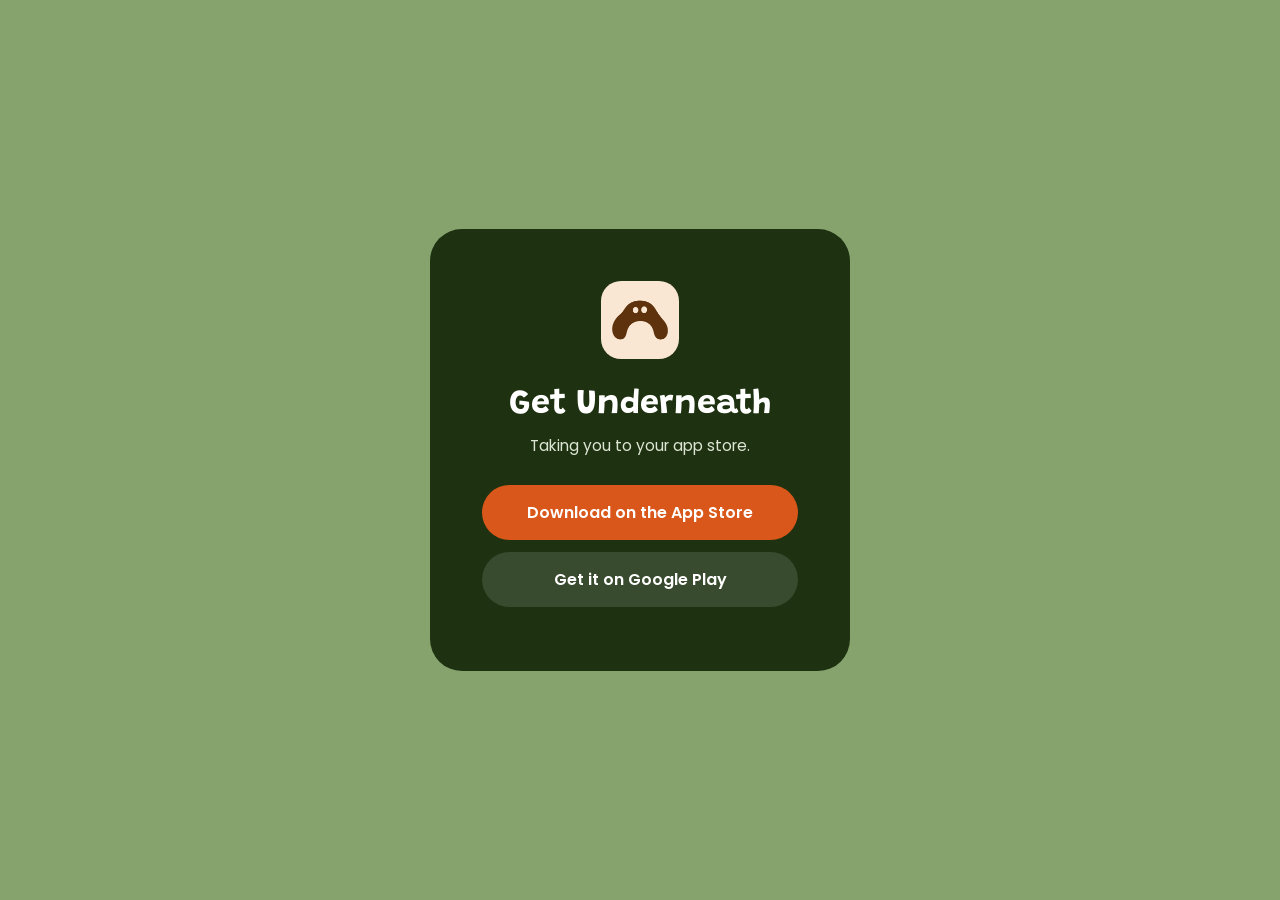
<file: get.html>
<!DOCTYPE html>
<html lang="en">
<head>
<meta charset="UTF-8" />
<meta name="viewport" content="width=device-width, initial-scale=1, viewport-fit=cover" />
<title>Get Underneath</title>
<meta name="description" content="Download Underneath for iPhone or Android." />
<meta name="theme-color" content="#86A36E" />
<meta name="robots" content="noindex" />
<link rel="icon" href="icon.png" />
<link rel="apple-touch-icon" href="icon.png" />
<link href="https://fonts.googleapis.com/css2?family=Grandstander:wght@600;700&family=Poppins:wght@400;500;600&display=swap" rel="stylesheet" />
<style>
  :root {
    --sp-canvas: #86A36E;
    --sp-panel: #1E3211;
    --sp-ink: #FFFFFF;
    --sp-ink-soft: #DCE5D4;
    --sp-action: #D9571A;
    --font-display: "Gliker", "Grandstander", "Comfortaa", cursive;
    --font-body: "Poppins", "Commissioner", "Noto Sans", system-ui, sans-serif;
  }
  * { box-sizing: border-box; margin: 0; padding: 0; }
  body {
    font-family: var(--font-body);
    background: var(--sp-canvas);
    color: var(--sp-ink-soft);
    min-height: 100svh;
    display: flex;
    align-items: center;
    justify-content: center;
    padding: 24px;
    -webkit-font-smoothing: antialiased;
  }
  .panel {
    background: var(--sp-panel);
    border-radius: 32px;
    padding: clamp(30px, 7vw, 52px);
    text-align: center;
    width: 100%;
    max-width: 420px;
  }
  .panel img { width: 78px; height: 78px; border-radius: 20px; margin-bottom: 20px; }
  h1 {
    font-family: var(--font-display);
    font-weight: 700;
    font-size: clamp(26px, 6vw, 34px);
    line-height: 1.12;
    color: var(--sp-ink);
    margin-bottom: 10px;
  }
  p { font-size: 15.5px; line-height: 1.6; margin-bottom: 26px; }
  .btn {
    display: block;
    background: var(--sp-action);
    color: var(--sp-ink);
    text-decoration: none;
    font-weight: 600;
    font-size: 16px;
    padding: 15px 20px;
    border-radius: 999px;
    margin-bottom: 12px;
  }
  .btn.alt { background: rgba(255,255,255,0.12); }
</style>
</head>
<body>
  <div class="panel">
    <img src="icon.png" alt="" />
    <h1>Get Underneath</h1>
    <p>Taking you to your app store.</p>
    <a class="btn" id="ios" href="https://apps.apple.com/app/id6785015345">Download on the App Store</a>
    <a class="btn alt" id="android" href="https://play.google.com/store/apps/details?id=com.underneath.v2">Get it on Google Play</a>
  </div>

<script>
  var IOS_URL = "https://apps.apple.com/app/id6785015345";
  var PLAY_URL = "https://play.google.com/store/apps/details?id=com.underneath.v2";

  var ua = navigator.userAgent || "";
  var isIOS = /iPad|iPhone|iPod/.test(ua) ||
              (/Macintosh/.test(ua) && typeof document.ontouchend !== "undefined");
  var isAndroid = /Android/.test(ua);

  // Land on the store URL itself so iOS can raise its own install card inside
  // in-app browsers. Anything we cannot identify keeps both buttons visible.
  if (isIOS) location.replace(IOS_URL);
  else if (isAndroid) location.replace(PLAY_URL);
</script>
</body>
</html>
</file>
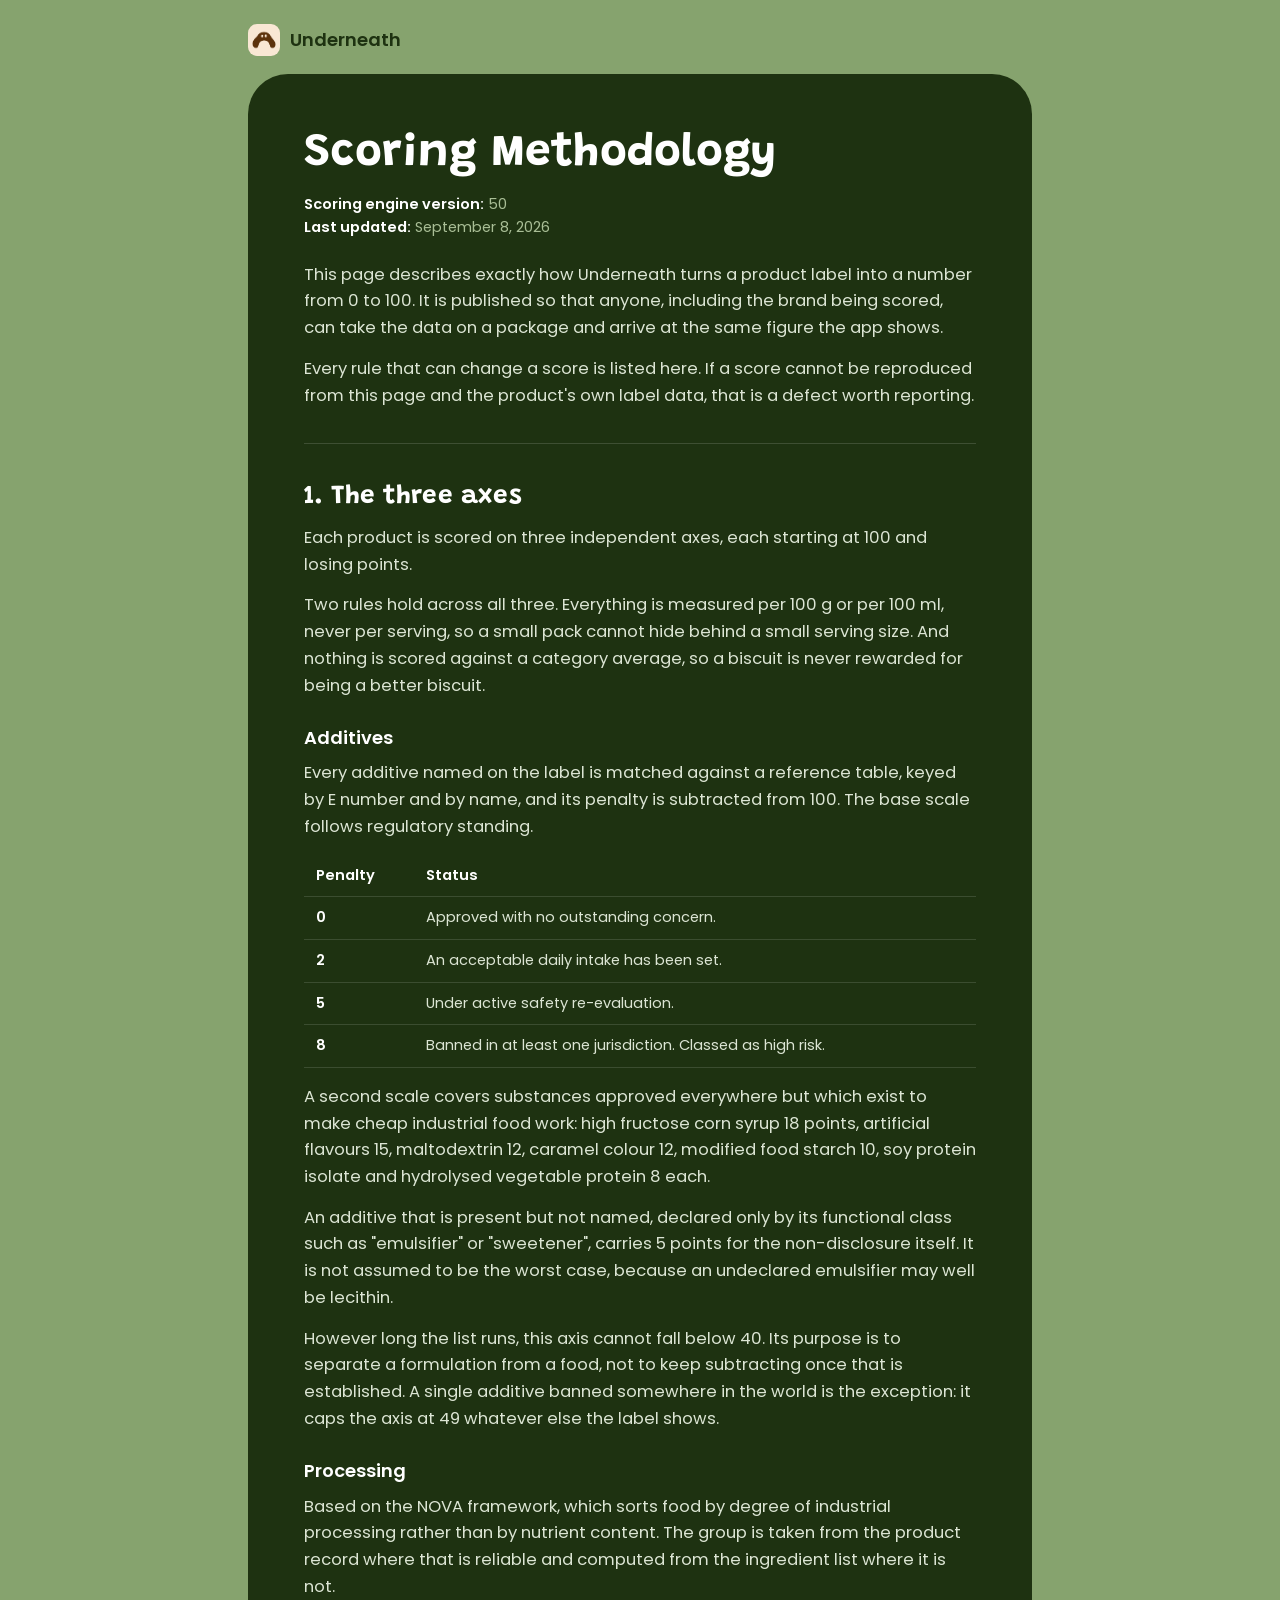
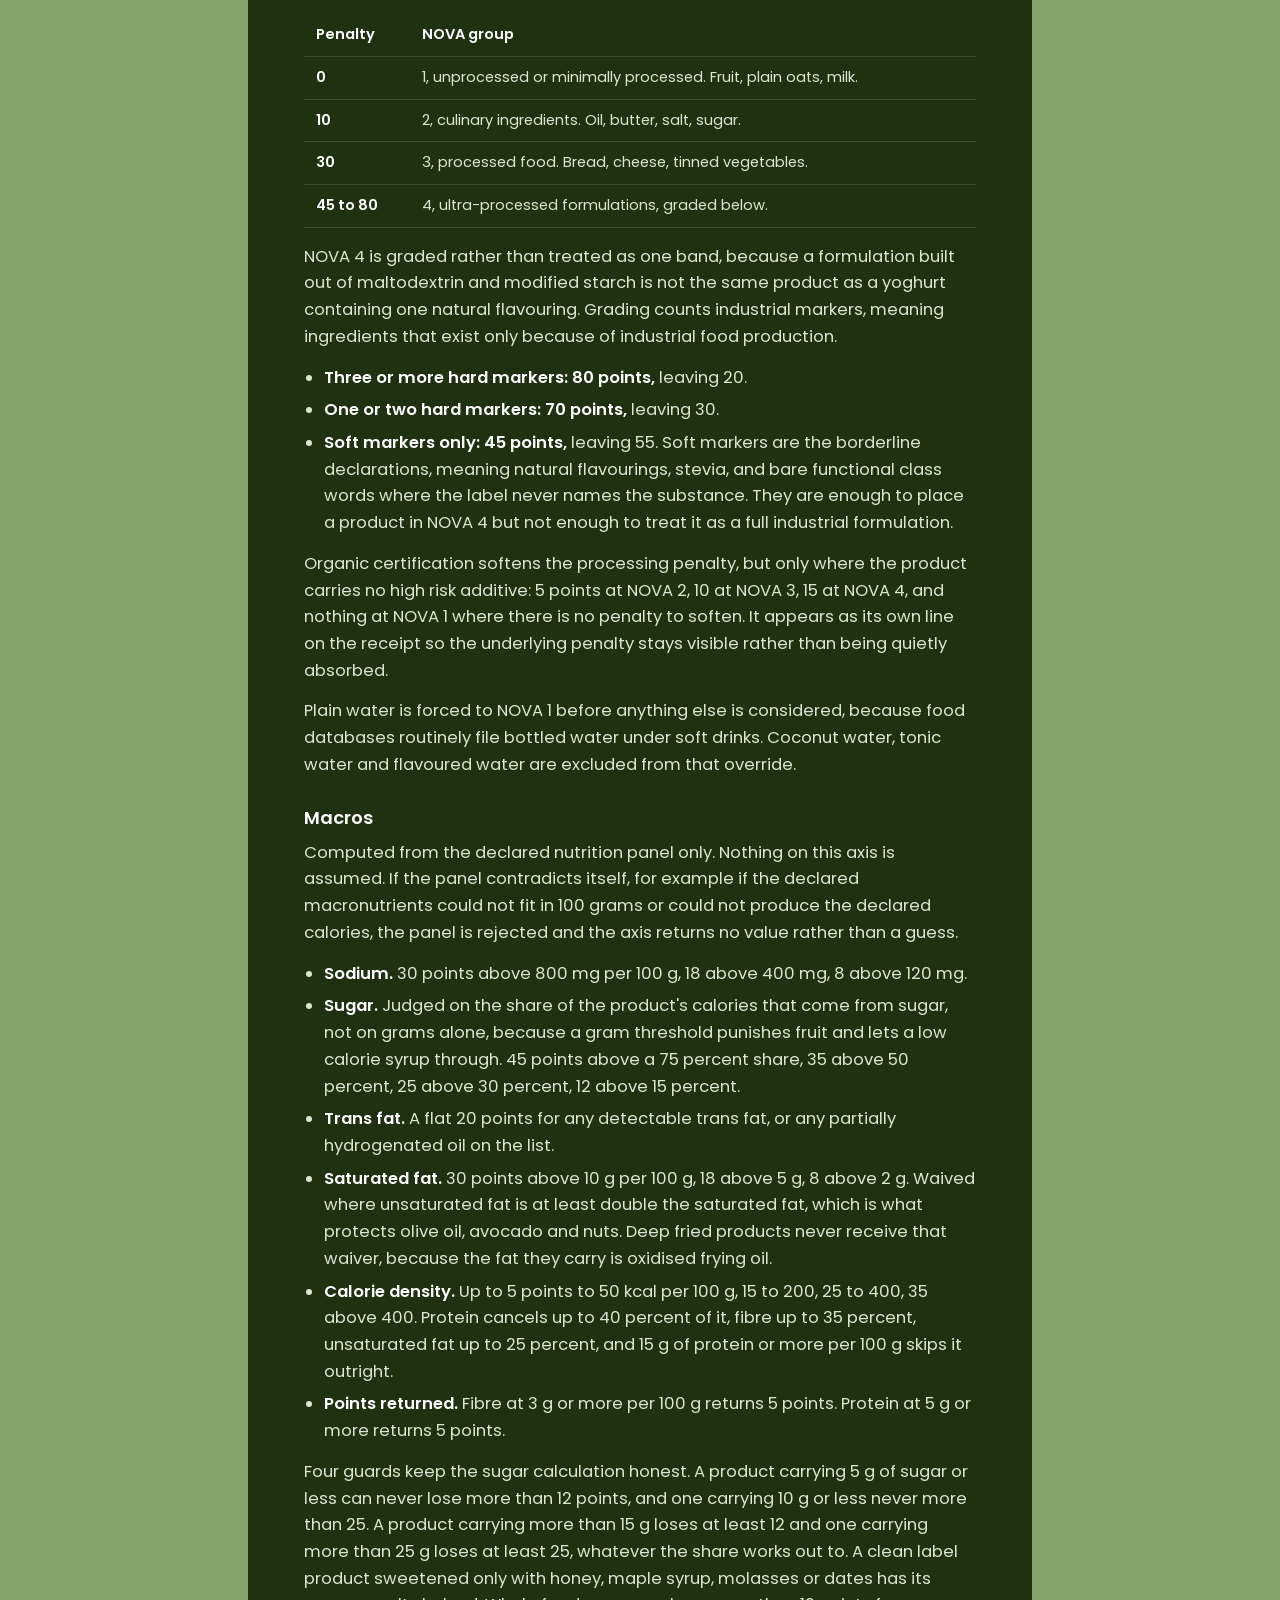
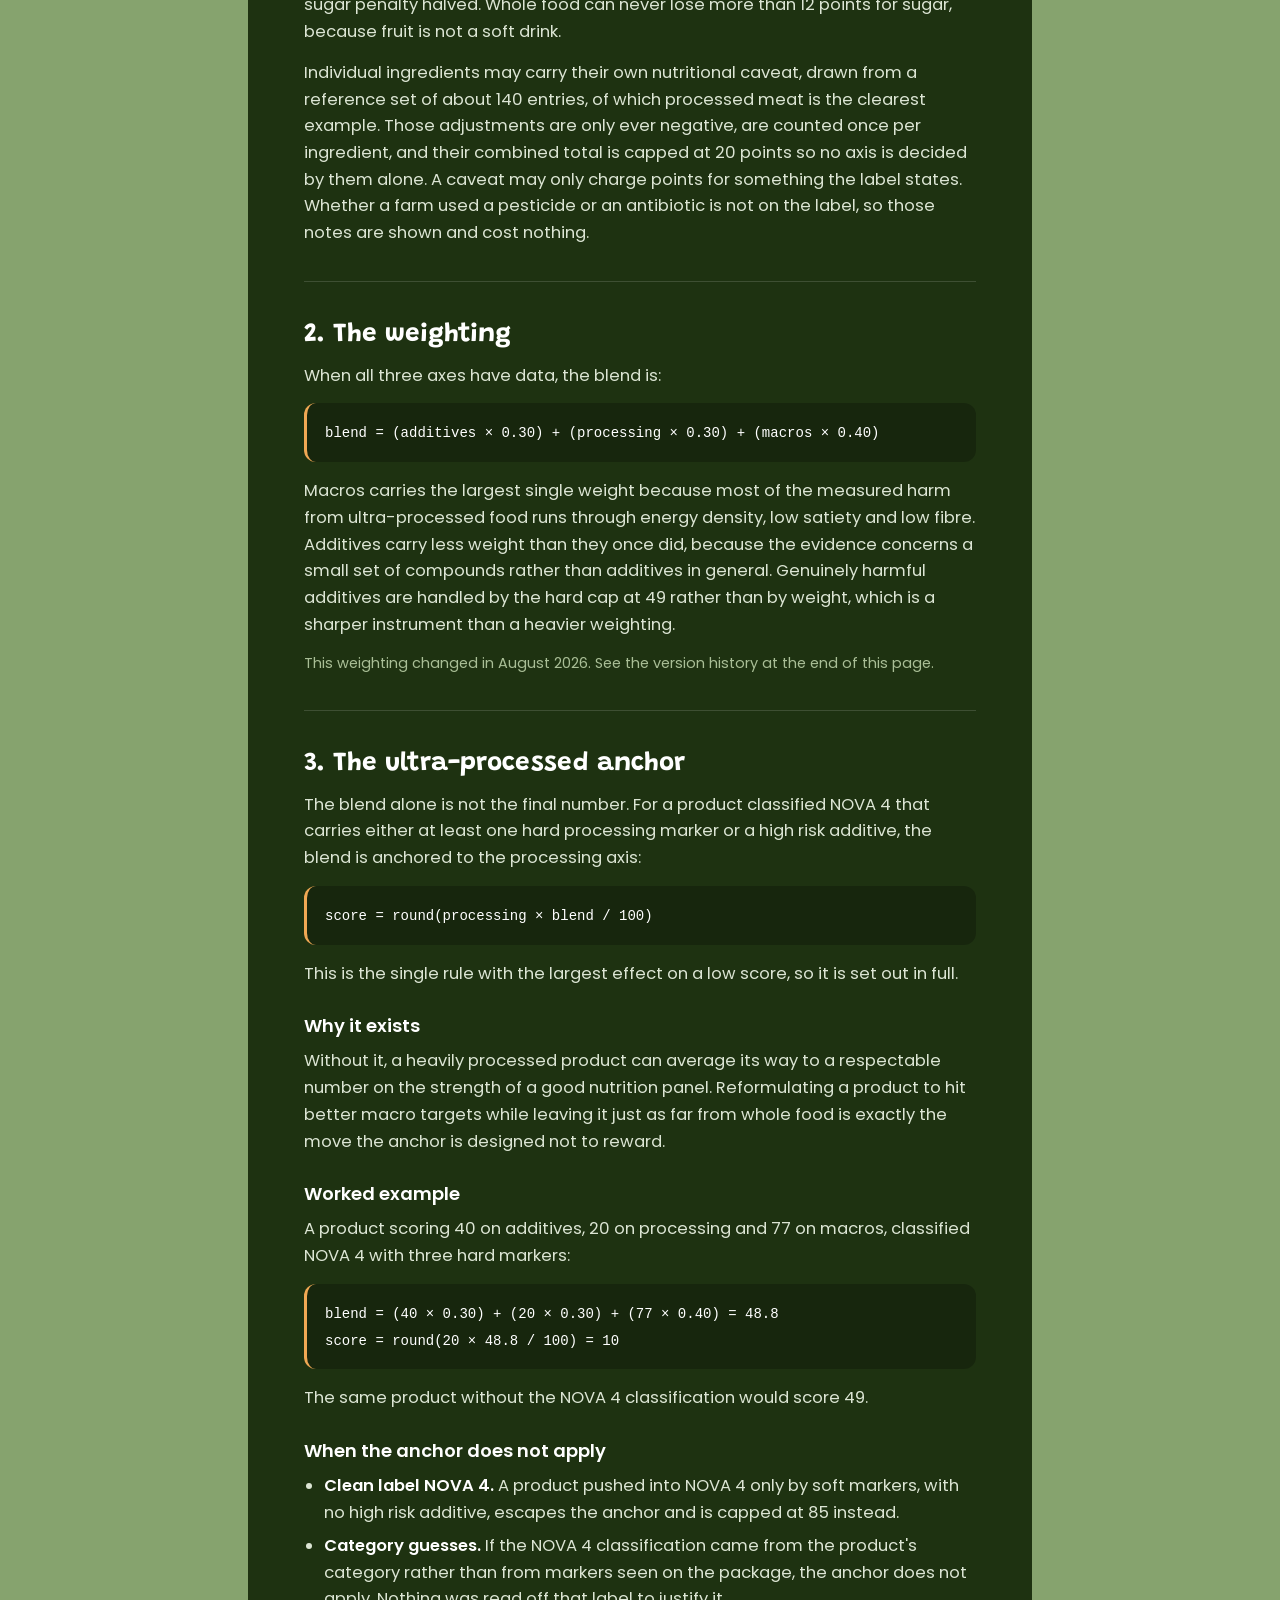
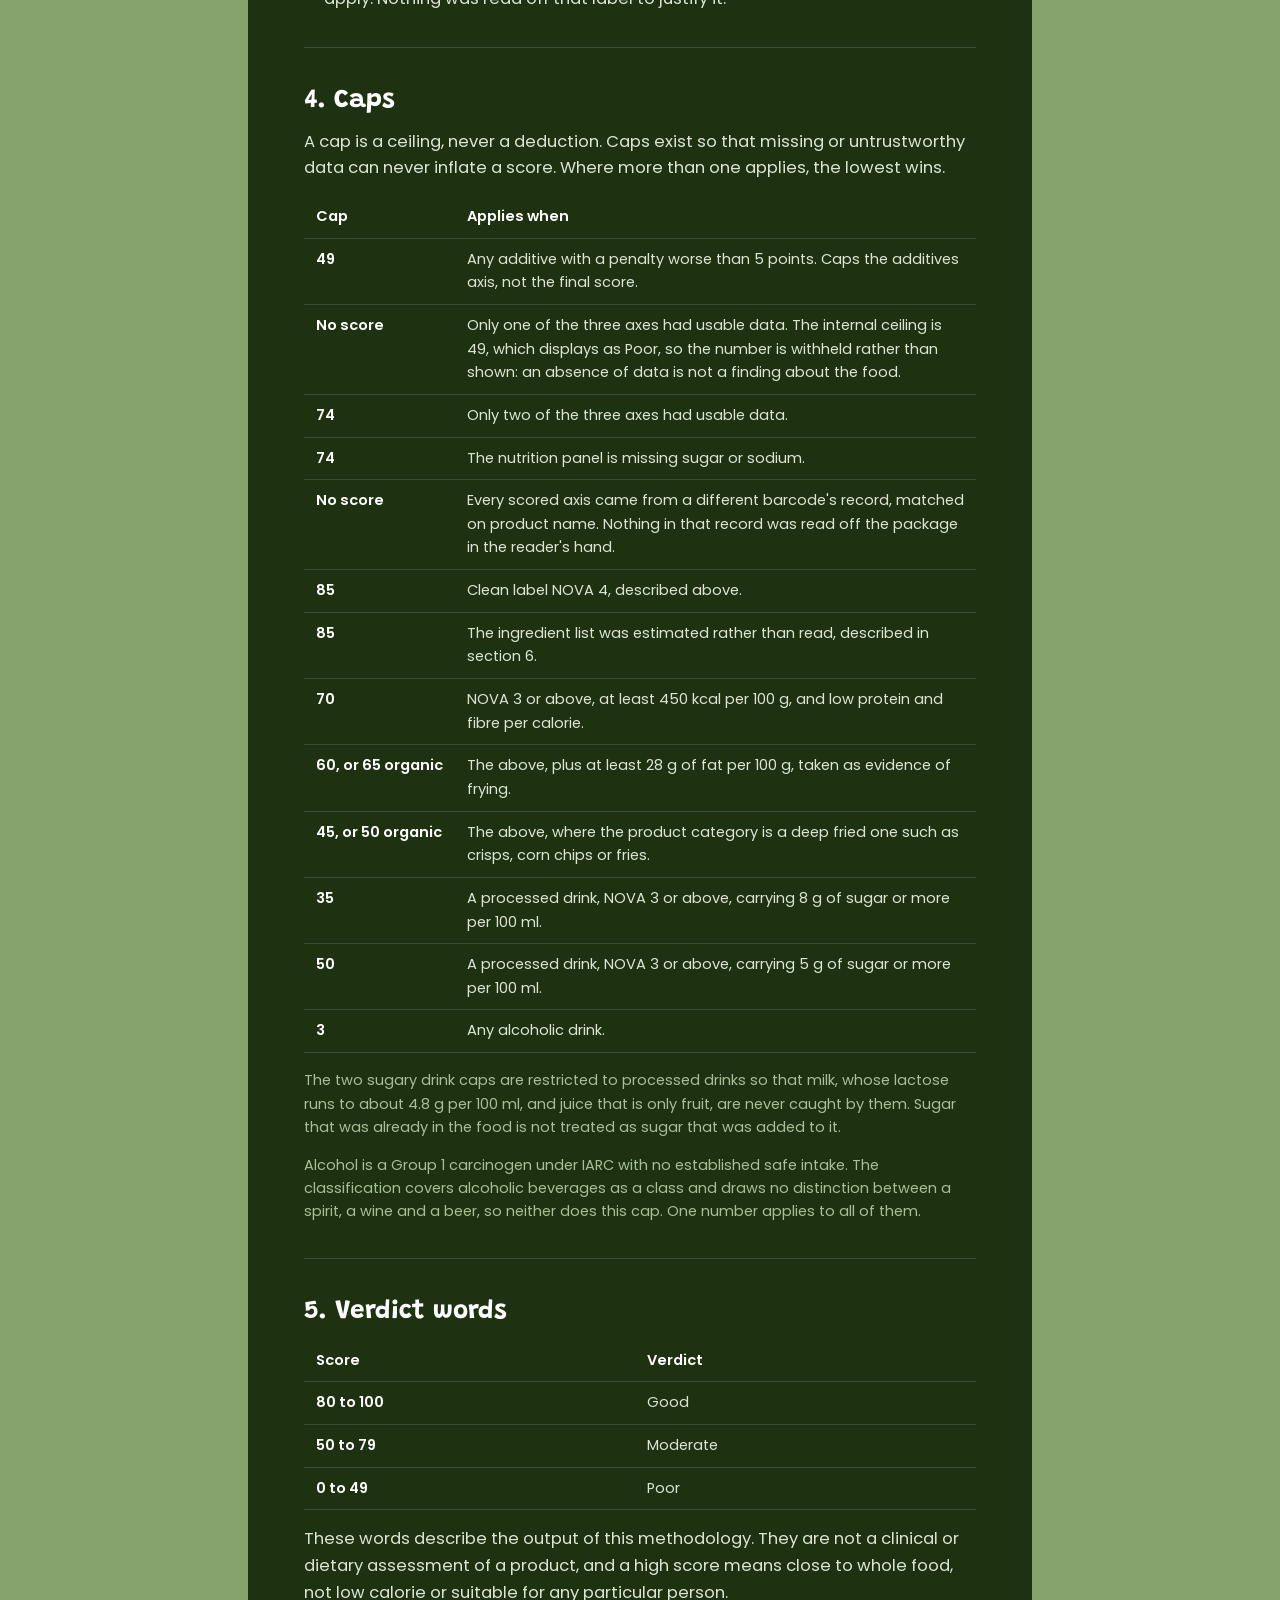
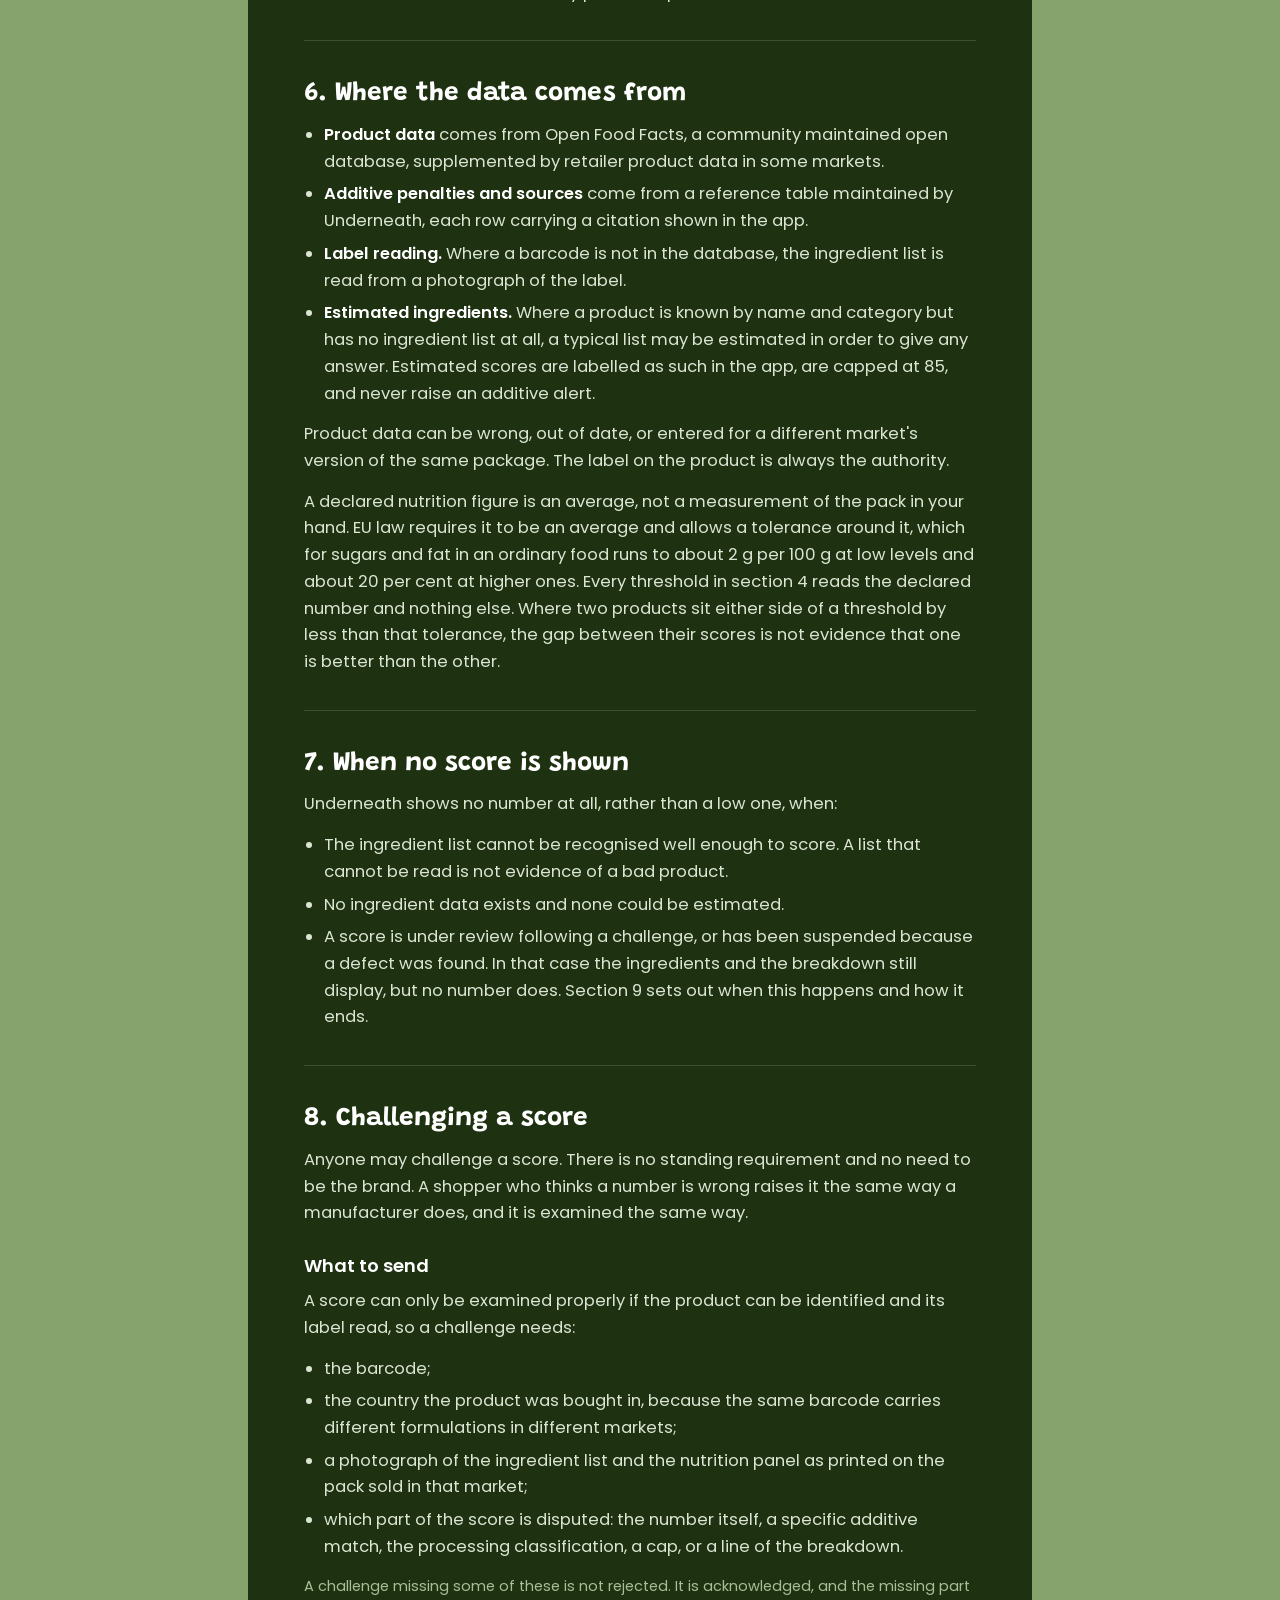
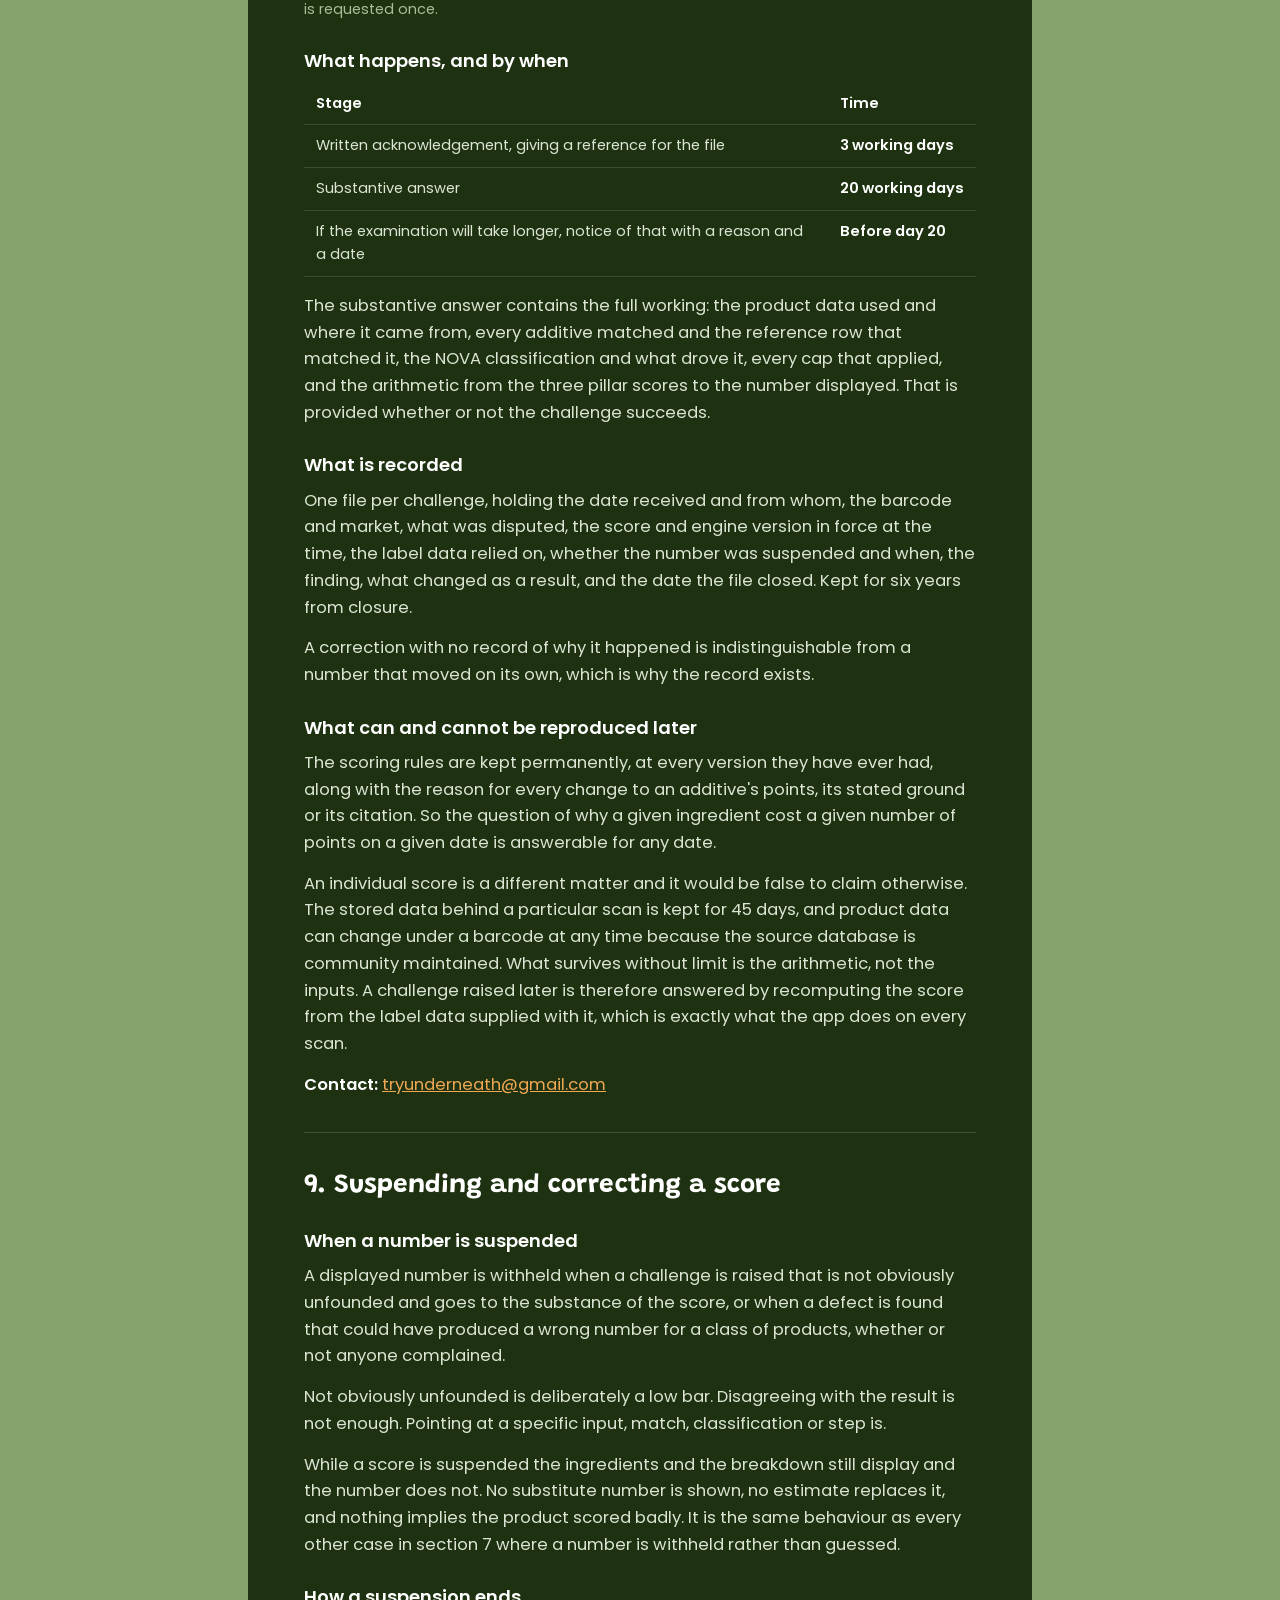
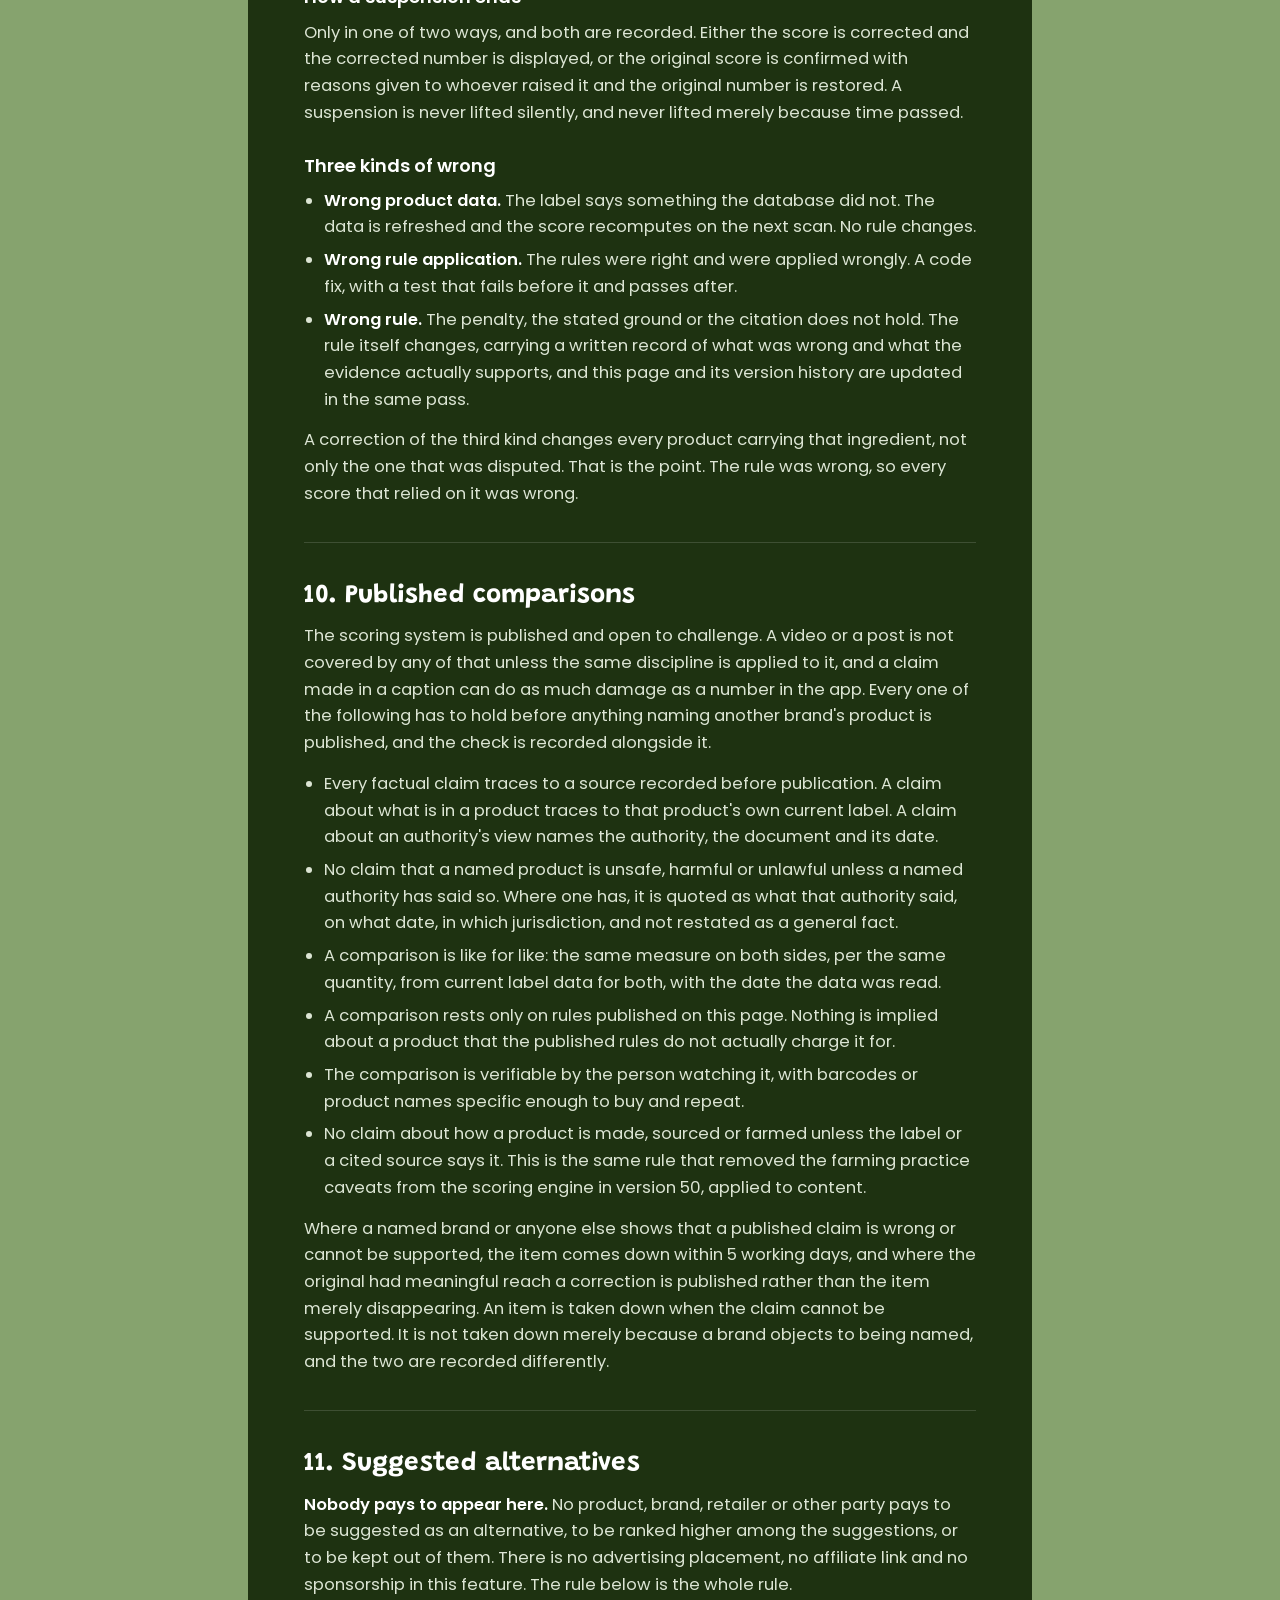
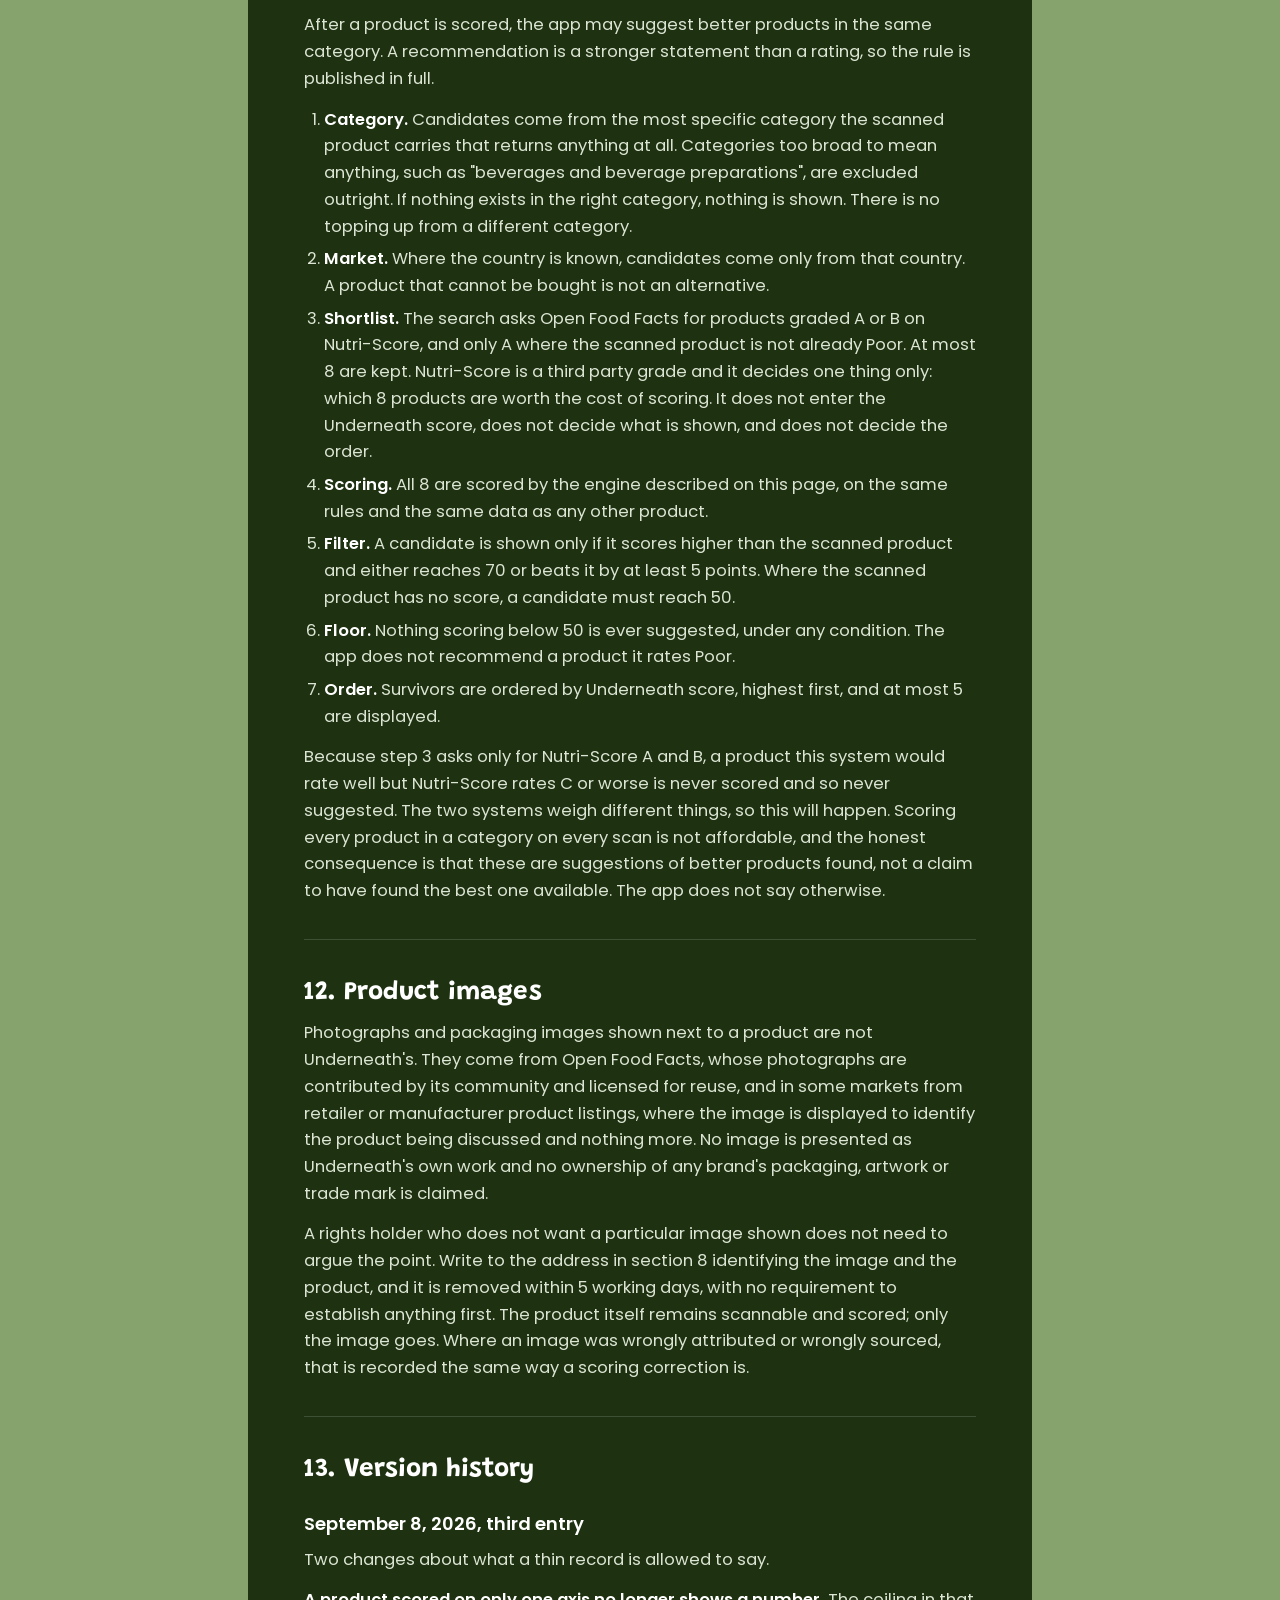
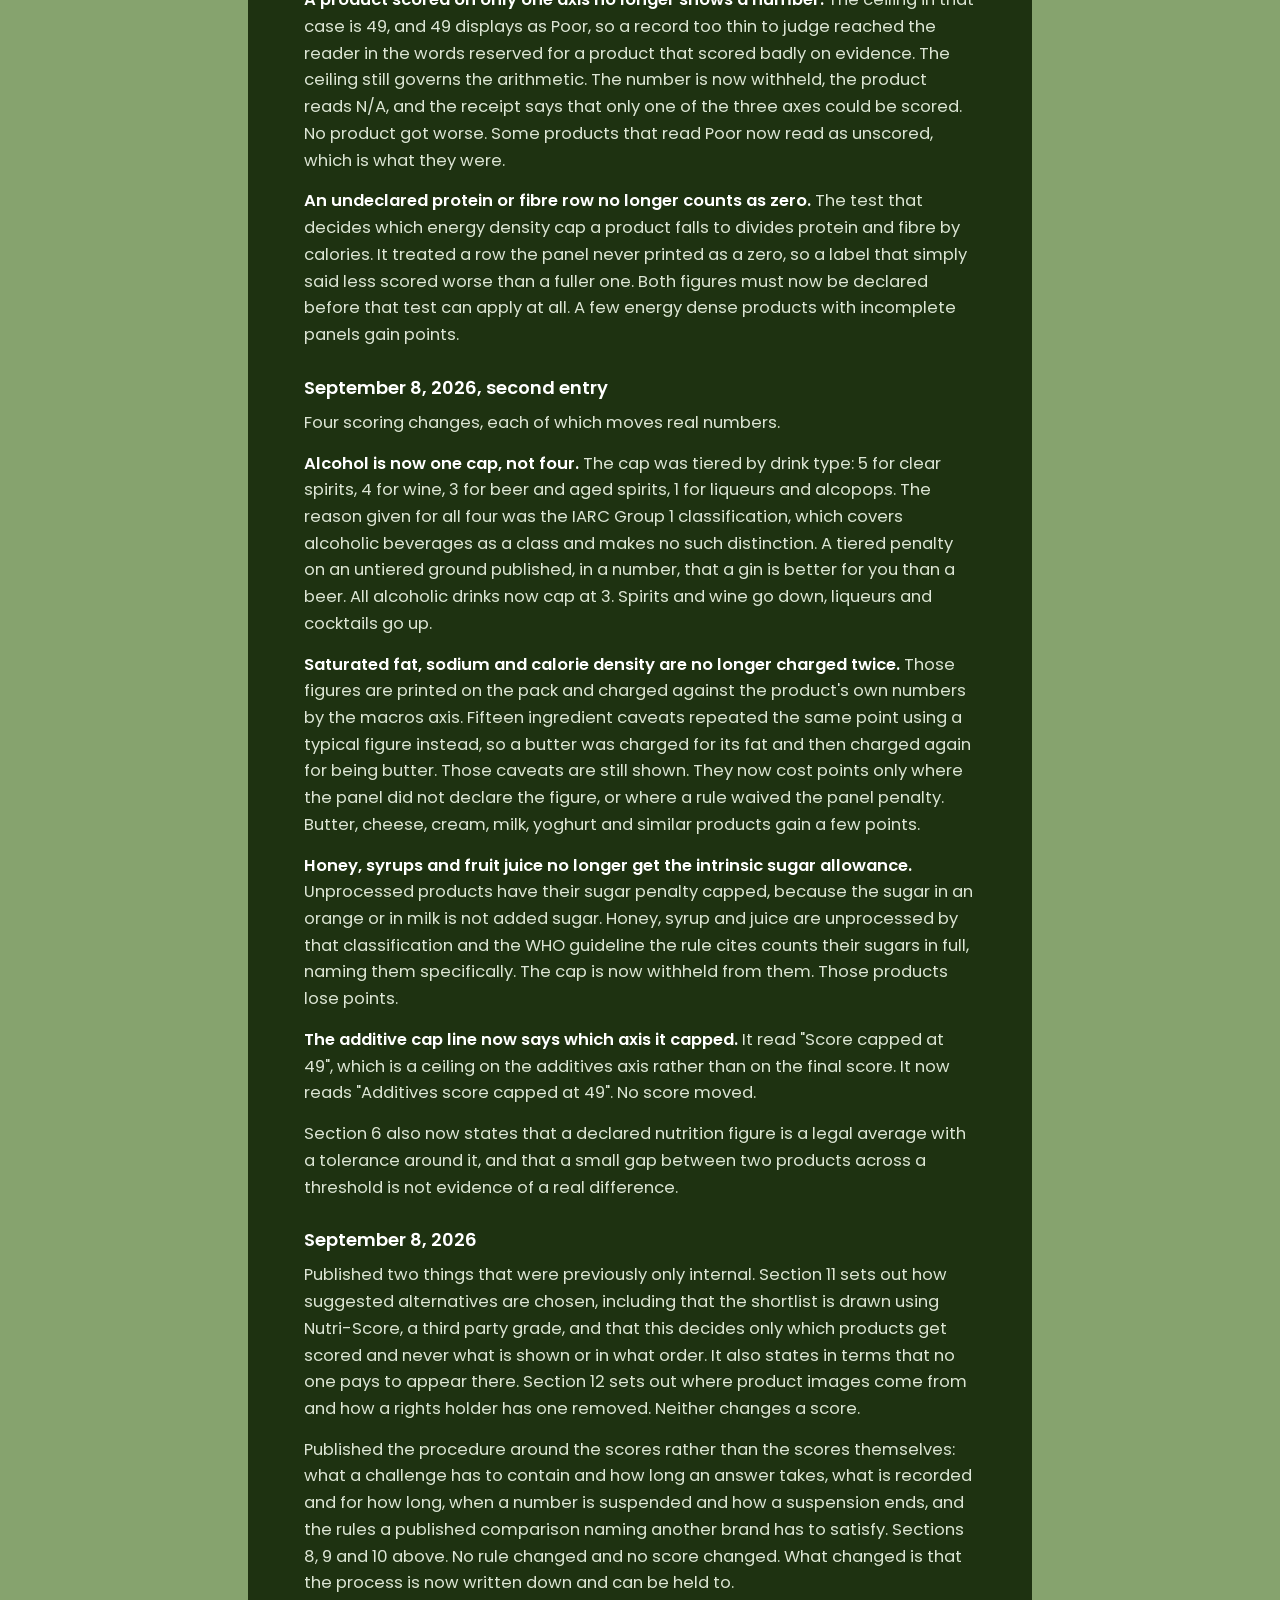
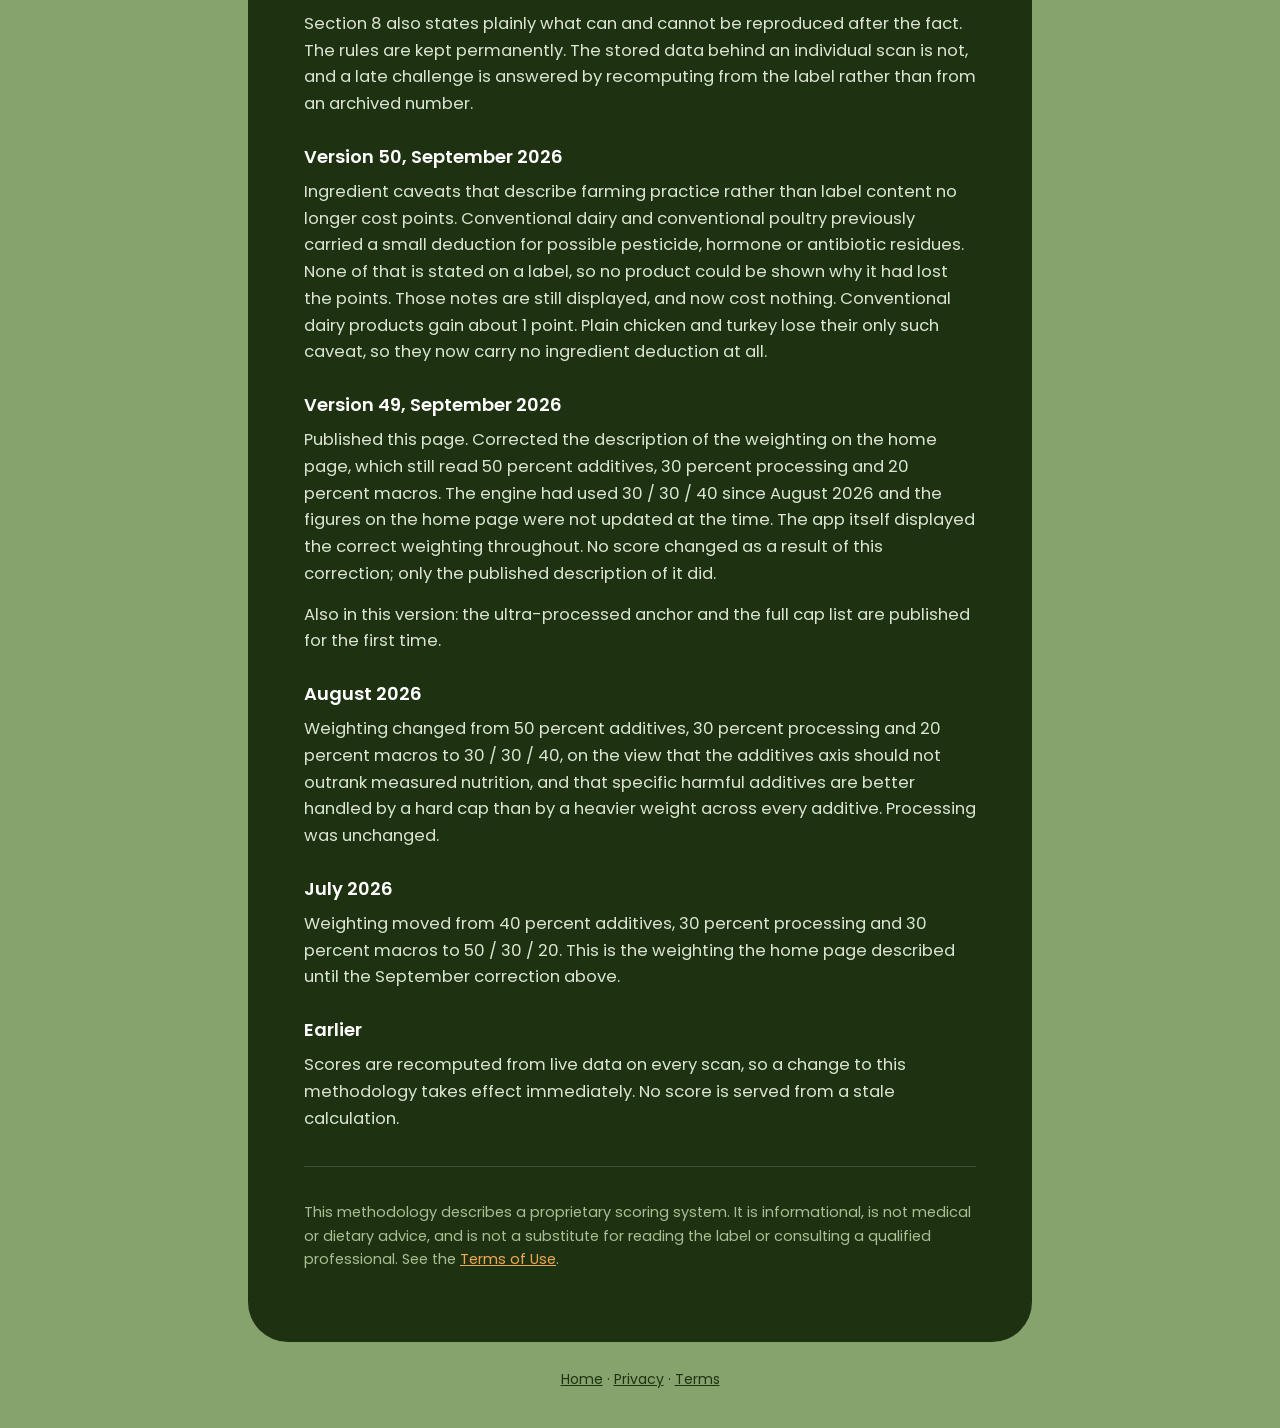
<file: methodology.html>
<!DOCTYPE html>
<html lang="en">
<head>
<meta charset="UTF-8" />
<meta name="viewport" content="width=device-width, initial-scale=1, viewport-fit=cover" />
<title>Scoring Methodology | Underneath</title>
<meta name="description" content="The full Underneath scoring methodology: the three axes, the exact weights, the ultra-processed anchor, every cap, how to challenge a score, and the version history." />
<meta name="theme-color" content="#86A36E" />
<meta name="robots" content="index, follow" />
<link rel="canonical" href="https://tryunderneath.com/methodology" />
<link rel="icon" href="icon.png" />
<link rel="apple-touch-icon" href="icon.png" />
<link rel="preconnect" href="https://fonts.googleapis.com" />
<link rel="preconnect" href="https://fonts.gstatic.com" crossorigin />
<link href="https://fonts.googleapis.com/css2?family=Grandstander:wght@600;700;800&family=Poppins:wght@400;500;600&display=swap" rel="stylesheet" />
<style>
  :root {
    --sp-canvas: #86A36E;
    --sp-panel: #1E3211;
    --sp-ink: #FFFFFF;
    --sp-ink-soft: #DCE5D4;
    --sp-ink-dim: #A9BE96;
    --sp-apricot: #F0A854;
    --font-display: "Gliker", "Grandstander", "Comfortaa", cursive;
    --font-body: "Poppins", "Commissioner", "Noto Sans", system-ui, sans-serif;
    --gutter: 18px;
    --pad: clamp(22px, 5.2vw, 56px);
    --r-panel: clamp(26px, 4vw, 40px);
  }
  * { box-sizing: border-box; margin: 0; padding: 0; }
  html { -webkit-text-size-adjust: 100%; }
  body {
    font-family: var(--font-body);
    font-size: clamp(15px, 3.9vw, 16.5px);
    line-height: 1.62;
    background: var(--sp-canvas);
    color: var(--sp-ink-soft);
    -webkit-font-smoothing: antialiased;
    overflow-x: hidden;
  }
  .wrap { width: 100%; max-width: 820px; margin: 0 auto; padding: 0 var(--gutter); }
  .top { display: flex; align-items: center; gap: 10px; padding: 24px 0 18px; color: var(--sp-panel); }
  .top img { width: 32px; height: 32px; border-radius: 9px; }
  .top a { text-decoration: none; font-weight: 600; font-size: 18px; color: var(--sp-panel); }
  .panel {
    background: var(--sp-panel);
    border-radius: var(--r-panel);
    padding: var(--pad);
  }
  h1 {
    font-family: var(--font-display);
    font-weight: 700;
    font-size: clamp(30px, 6.6vw, 46px);
    line-height: 1.06;
    color: var(--sp-ink);
    margin-bottom: 14px;
  }
  h2 {
    font-family: var(--font-display);
    font-weight: 700;
    font-size: clamp(20px, 4.2vw, 26px);
    line-height: 1.18;
    color: var(--sp-ink);
    margin: 38px 0 12px;
  }
  h3 {
    font-weight: 600;
    font-size: clamp(16px, 3.9vw, 18px);
    color: var(--sp-ink);
    margin: 24px 0 8px;
  }
  p, ul, ol { margin-bottom: 14px; }
  ul, ol { padding-left: 20px; }
  li { margin-bottom: 6px; }
  strong { color: var(--sp-ink); font-weight: 600; }
  a { color: var(--sp-apricot); }
  hr { border: 0; border-top: 1px solid rgba(255,255,255,0.14); margin: 34px 0; }
  .meta { color: var(--sp-ink-dim); font-size: 14.5px; margin-bottom: 22px; }
  .meta a { color: var(--sp-apricot); }
  .tablewrap { overflow-x: auto; margin-bottom: 16px; -webkit-overflow-scrolling: touch; }
  table { border-collapse: collapse; width: 100%; font-size: 14.6px; min-width: 460px; }
  th, td { text-align: left; padding: 9px 12px; border-bottom: 1px solid rgba(255,255,255,0.13); vertical-align: top; }
  th { color: var(--sp-ink); font-weight: 600; }
  td.n { white-space: nowrap; color: var(--sp-ink); font-weight: 600; }
  .formula {
    background: rgba(0,0,0,0.24);
    border-left: 3px solid var(--sp-apricot);
    border-radius: 12px;
    padding: 16px 18px;
    margin-bottom: 16px;
    font-size: 14.8px;
    line-height: 1.7;
    color: var(--sp-ink);
    overflow-x: auto;
  }
  .formula code { font-family: ui-monospace, "SF Mono", Menlo, monospace; font-size: 14px; }
  .note { color: var(--sp-ink-dim); font-size: 14.5px; }
  footer { padding: 26px 0 42px; text-align: center; color: var(--sp-panel); font-size: 14px; }
  footer a { color: var(--sp-panel); }
</style>
</head>
<body>
  <div class="wrap">
    <div class="top">
      <img src="icon.png" alt="" />
      <a href="/">Underneath</a>
    </div>

    <main class="panel">
      <h1>Scoring Methodology</h1>
      <p class="meta">
        <strong>Scoring engine version:</strong> 50<br />
        <strong>Last updated:</strong> September 8, 2026
      </p>

      <p>This page describes exactly how Underneath turns a product label into a number from 0 to 100. It is published so that anyone, including the brand being scored, can take the data on a package and arrive at the same figure the app shows.</p>
      <p>Every rule that can change a score is listed here. If a score cannot be reproduced from this page and the product's own label data, that is a defect worth reporting.</p>

      <hr />

      <h2>1. The three axes</h2>
      <p>Each product is scored on three independent axes, each starting at 100 and losing points.</p>

      <p>Two rules hold across all three. Everything is measured per 100 g or per 100 ml, never per serving, so a small pack cannot hide behind a small serving size. And nothing is scored against a category average, so a biscuit is never rewarded for being a better biscuit.</p>

      <h3>Additives</h3>
      <p>Every additive named on the label is matched against a reference table, keyed by E number and by name, and its penalty is subtracted from 100. The base scale follows regulatory standing.</p>
      <div class="tablewrap">
        <table>
          <thead><tr><th>Penalty</th><th>Status</th></tr></thead>
          <tbody>
            <tr><td class="n">0</td><td>Approved with no outstanding concern.</td></tr>
            <tr><td class="n">2</td><td>An acceptable daily intake has been set.</td></tr>
            <tr><td class="n">5</td><td>Under active safety re-evaluation.</td></tr>
            <tr><td class="n">8</td><td>Banned in at least one jurisdiction. Classed as high risk.</td></tr>
          </tbody>
        </table>
      </div>
      <p>A second scale covers substances approved everywhere but which exist to make cheap industrial food work: high fructose corn syrup 18 points, artificial flavours 15, maltodextrin 12, caramel colour 12, modified food starch 10, soy protein isolate and hydrolysed vegetable protein 8 each.</p>
      <p>An additive that is present but not named, declared only by its functional class such as "emulsifier" or "sweetener", carries 5 points for the non-disclosure itself. It is not assumed to be the worst case, because an undeclared emulsifier may well be lecithin.</p>
      <p>However long the list runs, this axis cannot fall below 40. Its purpose is to separate a formulation from a food, not to keep subtracting once that is established. A single additive banned somewhere in the world is the exception: it caps the axis at 49 whatever else the label shows.</p>

      <h3>Processing</h3>
      <p>Based on the NOVA framework, which sorts food by degree of industrial processing rather than by nutrient content. The group is taken from the product record where that is reliable and computed from the ingredient list where it is not.</p>
      <div class="tablewrap">
        <table>
          <thead><tr><th>Penalty</th><th>NOVA group</th></tr></thead>
          <tbody>
            <tr><td class="n">0</td><td>1, unprocessed or minimally processed. Fruit, plain oats, milk.</td></tr>
            <tr><td class="n">10</td><td>2, culinary ingredients. Oil, butter, salt, sugar.</td></tr>
            <tr><td class="n">30</td><td>3, processed food. Bread, cheese, tinned vegetables.</td></tr>
            <tr><td class="n">45 to 80</td><td>4, ultra-processed formulations, graded below.</td></tr>
          </tbody>
        </table>
      </div>
      <p>NOVA 4 is graded rather than treated as one band, because a formulation built out of maltodextrin and modified starch is not the same product as a yoghurt containing one natural flavouring. Grading counts industrial markers, meaning ingredients that exist only because of industrial food production.</p>
      <ul>
        <li><strong>Three or more hard markers: 80 points,</strong> leaving 20.</li>
        <li><strong>One or two hard markers: 70 points,</strong> leaving 30.</li>
        <li><strong>Soft markers only: 45 points,</strong> leaving 55. Soft markers are the borderline declarations, meaning natural flavourings, stevia, and bare functional class words where the label never names the substance. They are enough to place a product in NOVA 4 but not enough to treat it as a full industrial formulation.</li>
      </ul>
      <p>Organic certification softens the processing penalty, but only where the product carries no high risk additive: 5 points at NOVA 2, 10 at NOVA 3, 15 at NOVA 4, and nothing at NOVA 1 where there is no penalty to soften. It appears as its own line on the receipt so the underlying penalty stays visible rather than being quietly absorbed.</p>
      <p>Plain water is forced to NOVA 1 before anything else is considered, because food databases routinely file bottled water under soft drinks. Coconut water, tonic water and flavoured water are excluded from that override.</p>

      <h3>Macros</h3>
      <p>Computed from the declared nutrition panel only. Nothing on this axis is assumed. If the panel contradicts itself, for example if the declared macronutrients could not fit in 100 grams or could not produce the declared calories, the panel is rejected and the axis returns no value rather than a guess.</p>
      <ul>
        <li><strong>Sodium.</strong> 30 points above 800 mg per 100 g, 18 above 400 mg, 8 above 120 mg.</li>
        <li><strong>Sugar.</strong> Judged on the share of the product's calories that come from sugar, not on grams alone, because a gram threshold punishes fruit and lets a low calorie syrup through. 45 points above a 75 percent share, 35 above 50 percent, 25 above 30 percent, 12 above 15 percent.</li>
        <li><strong>Trans fat.</strong> A flat 20 points for any detectable trans fat, or any partially hydrogenated oil on the list.</li>
        <li><strong>Saturated fat.</strong> 30 points above 10 g per 100 g, 18 above 5 g, 8 above 2 g. Waived where unsaturated fat is at least double the saturated fat, which is what protects olive oil, avocado and nuts. Deep fried products never receive that waiver, because the fat they carry is oxidised frying oil.</li>
        <li><strong>Calorie density.</strong> Up to 5 points to 50 kcal per 100 g, 15 to 200, 25 to 400, 35 above 400. Protein cancels up to 40 percent of it, fibre up to 35 percent, unsaturated fat up to 25 percent, and 15 g of protein or more per 100 g skips it outright.</li>
        <li><strong>Points returned.</strong> Fibre at 3 g or more per 100 g returns 5 points. Protein at 5 g or more returns 5 points.</li>
      </ul>
      <p>Four guards keep the sugar calculation honest. A product carrying 5 g of sugar or less can never lose more than 12 points, and one carrying 10 g or less never more than 25. A product carrying more than 15 g loses at least 12 and one carrying more than 25 g loses at least 25, whatever the share works out to. A clean label product sweetened only with honey, maple syrup, molasses or dates has its sugar penalty halved. Whole food can never lose more than 12 points for sugar, because fruit is not a soft drink.</p>
      <p>Individual ingredients may carry their own nutritional caveat, drawn from a reference set of about 140 entries, of which processed meat is the clearest example. Those adjustments are only ever negative, are counted once per ingredient, and their combined total is capped at 20 points so no axis is decided by them alone. A caveat may only charge points for something the label states. Whether a farm used a pesticide or an antibiotic is not on the label, so those notes are shown and cost nothing.</p>

      <hr />

      <h2>2. The weighting</h2>
      <p>When all three axes have data, the blend is:</p>
      <div class="formula">
        <code>blend = (additives &times; 0.30) + (processing &times; 0.30) + (macros &times; 0.40)</code>
      </div>
      <p>Macros carries the largest single weight because most of the measured harm from ultra-processed food runs through energy density, low satiety and low fibre. Additives carry less weight than they once did, because the evidence concerns a small set of compounds rather than additives in general. Genuinely harmful additives are handled by the hard cap at 49 rather than by weight, which is a sharper instrument than a heavier weighting.</p>
      <p class="note">This weighting changed in August 2026. See the version history at the end of this page.</p>

      <hr />

      <h2>3. The ultra-processed anchor</h2>
      <p>The blend alone is not the final number. For a product classified NOVA 4 that carries either at least one hard processing marker or a high risk additive, the blend is anchored to the processing axis:</p>
      <div class="formula">
        <code>score = round(processing &times; blend / 100)</code>
      </div>
      <p>This is the single rule with the largest effect on a low score, so it is set out in full.</p>

      <h3>Why it exists</h3>
      <p>Without it, a heavily processed product can average its way to a respectable number on the strength of a good nutrition panel. Reformulating a product to hit better macro targets while leaving it just as far from whole food is exactly the move the anchor is designed not to reward.</p>

      <h3>Worked example</h3>
      <p>A product scoring 40 on additives, 20 on processing and 77 on macros, classified NOVA 4 with three hard markers:</p>
      <div class="formula">
        <code>blend = (40 &times; 0.30) + (20 &times; 0.30) + (77 &times; 0.40) = 48.8</code><br />
        <code>score = round(20 &times; 48.8 / 100) = 10</code>
      </div>
      <p>The same product without the NOVA 4 classification would score 49.</p>

      <h3>When the anchor does not apply</h3>
      <ul>
        <li><strong>Clean label NOVA 4.</strong> A product pushed into NOVA 4 only by soft markers, with no high risk additive, escapes the anchor and is capped at 85 instead.</li>
        <li><strong>Category guesses.</strong> If the NOVA 4 classification came from the product's category rather than from markers seen on the package, the anchor does not apply. Nothing was read off that label to justify it.</li>
      </ul>

      <hr />

      <h2>4. Caps</h2>
      <p>A cap is a ceiling, never a deduction. Caps exist so that missing or untrustworthy data can never inflate a score. Where more than one applies, the lowest wins.</p>

      <div class="tablewrap">
        <table>
          <thead><tr><th>Cap</th><th>Applies when</th></tr></thead>
          <tbody>
            <tr><td class="n">49</td><td>Any additive with a penalty worse than 5 points. Caps the additives axis, not the final score.</td></tr>
            <tr><td class="n">No score</td><td>Only one of the three axes had usable data. The internal ceiling is 49, which displays as Poor, so the number is withheld rather than shown: an absence of data is not a finding about the food.</td></tr>
            <tr><td class="n">74</td><td>Only two of the three axes had usable data.</td></tr>
            <tr><td class="n">74</td><td>The nutrition panel is missing sugar or sodium.</td></tr>
            <tr><td class="n">No score</td><td>Every scored axis came from a different barcode's record, matched on product name. Nothing in that record was read off the package in the reader's hand.</td></tr>
            <tr><td class="n">85</td><td>Clean label NOVA 4, described above.</td></tr>
            <tr><td class="n">85</td><td>The ingredient list was estimated rather than read, described in section 6.</td></tr>
            <tr><td class="n">70</td><td>NOVA 3 or above, at least 450 kcal per 100 g, and low protein and fibre per calorie.</td></tr>
            <tr><td class="n">60, or 65 organic</td><td>The above, plus at least 28 g of fat per 100 g, taken as evidence of frying.</td></tr>
            <tr><td class="n">45, or 50 organic</td><td>The above, where the product category is a deep fried one such as crisps, corn chips or fries.</td></tr>
            <tr><td class="n">35</td><td>A processed drink, NOVA 3 or above, carrying 8 g of sugar or more per 100 ml.</td></tr>
            <tr><td class="n">50</td><td>A processed drink, NOVA 3 or above, carrying 5 g of sugar or more per 100 ml.</td></tr>
            <tr><td class="n">3</td><td>Any alcoholic drink.</td></tr>
          </tbody>
        </table>
      </div>
      <p class="note">The two sugary drink caps are restricted to processed drinks so that milk, whose lactose runs to about 4.8 g per 100 ml, and juice that is only fruit, are never caught by them. Sugar that was already in the food is not treated as sugar that was added to it.</p>
      <p class="note">Alcohol is a Group 1 carcinogen under IARC with no established safe intake. The classification covers alcoholic beverages as a class and draws no distinction between a spirit, a wine and a beer, so neither does this cap. One number applies to all of them.</p>

      <hr />

      <h2>5. Verdict words</h2>
      <div class="tablewrap">
        <table>
          <thead><tr><th>Score</th><th>Verdict</th></tr></thead>
          <tbody>
            <tr><td class="n">80 to 100</td><td>Good</td></tr>
            <tr><td class="n">50 to 79</td><td>Moderate</td></tr>
            <tr><td class="n">0 to 49</td><td>Poor</td></tr>
          </tbody>
        </table>
      </div>
      <p>These words describe the output of this methodology. They are not a clinical or dietary assessment of a product, and a high score means close to whole food, not low calorie or suitable for any particular person.</p>

      <hr />

      <h2>6. Where the data comes from</h2>
      <ul>
        <li><strong>Product data</strong> comes from Open Food Facts, a community maintained open database, supplemented by retailer product data in some markets.</li>
        <li><strong>Additive penalties and sources</strong> come from a reference table maintained by Underneath, each row carrying a citation shown in the app.</li>
        <li><strong>Label reading.</strong> Where a barcode is not in the database, the ingredient list is read from a photograph of the label.</li>
        <li><strong>Estimated ingredients.</strong> Where a product is known by name and category but has no ingredient list at all, a typical list may be estimated in order to give any answer. Estimated scores are labelled as such in the app, are capped at 85, and never raise an additive alert.</li>
      </ul>
      <p>Product data can be wrong, out of date, or entered for a different market's version of the same package. The label on the product is always the authority.</p>
      <p>A declared nutrition figure is an average, not a measurement of the pack in your hand. EU law requires it to be an average and allows a tolerance around it, which for sugars and fat in an ordinary food runs to about 2 g per 100 g at low levels and about 20 per cent at higher ones. Every threshold in section 4 reads the declared number and nothing else. Where two products sit either side of a threshold by less than that tolerance, the gap between their scores is not evidence that one is better than the other.</p>

      <hr />

      <h2>7. When no score is shown</h2>
      <p>Underneath shows no number at all, rather than a low one, when:</p>
      <ul>
        <li>The ingredient list cannot be recognised well enough to score. A list that cannot be read is not evidence of a bad product.</li>
        <li>No ingredient data exists and none could be estimated.</li>
        <li>A score is under review following a challenge, or has been suspended because a defect was found. In that case the ingredients and the breakdown still display, but no number does. Section 9 sets out when this happens and how it ends.</li>
      </ul>

      <hr />

      <h2>8. Challenging a score</h2>
      <p>Anyone may challenge a score. There is no standing requirement and no need to be the brand. A shopper who thinks a number is wrong raises it the same way a manufacturer does, and it is examined the same way.</p>

      <h3>What to send</h3>
      <p>A score can only be examined properly if the product can be identified and its label read, so a challenge needs:</p>
      <ul>
        <li>the barcode;</li>
        <li>the country the product was bought in, because the same barcode carries different formulations in different markets;</li>
        <li>a photograph of the ingredient list and the nutrition panel as printed on the pack sold in that market;</li>
        <li>which part of the score is disputed: the number itself, a specific additive match, the processing classification, a cap, or a line of the breakdown.</li>
      </ul>
      <p class="note">A challenge missing some of these is not rejected. It is acknowledged, and the missing part is requested once.</p>

      <h3>What happens, and by when</h3>
      <div class="tablewrap">
        <table>
          <thead><tr><th>Stage</th><th>Time</th></tr></thead>
          <tbody>
            <tr><td>Written acknowledgement, giving a reference for the file</td><td class="n">3 working days</td></tr>
            <tr><td>Substantive answer</td><td class="n">20 working days</td></tr>
            <tr><td>If the examination will take longer, notice of that with a reason and a date</td><td class="n">Before day 20</td></tr>
          </tbody>
        </table>
      </div>
      <p>The substantive answer contains the full working: the product data used and where it came from, every additive matched and the reference row that matched it, the NOVA classification and what drove it, every cap that applied, and the arithmetic from the three pillar scores to the number displayed. That is provided whether or not the challenge succeeds.</p>

      <h3>What is recorded</h3>
      <p>One file per challenge, holding the date received and from whom, the barcode and market, what was disputed, the score and engine version in force at the time, the label data relied on, whether the number was suspended and when, the finding, what changed as a result, and the date the file closed. Kept for six years from closure.</p>
      <p>A correction with no record of why it happened is indistinguishable from a number that moved on its own, which is why the record exists.</p>

      <h3>What can and cannot be reproduced later</h3>
      <p>The scoring rules are kept permanently, at every version they have ever had, along with the reason for every change to an additive's points, its stated ground or its citation. So the question of why a given ingredient cost a given number of points on a given date is answerable for any date.</p>
      <p>An individual score is a different matter and it would be false to claim otherwise. The stored data behind a particular scan is kept for 45 days, and product data can change under a barcode at any time because the source database is community maintained. What survives without limit is the arithmetic, not the inputs. A challenge raised later is therefore answered by recomputing the score from the label data supplied with it, which is exactly what the app does on every scan.</p>

      <p><strong>Contact:</strong> <a href="mailto:tryunderneath@gmail.com">tryunderneath@gmail.com</a></p>

      <hr />

      <h2>9. Suspending and correcting a score</h2>

      <h3>When a number is suspended</h3>
      <p>A displayed number is withheld when a challenge is raised that is not obviously unfounded and goes to the substance of the score, or when a defect is found that could have produced a wrong number for a class of products, whether or not anyone complained.</p>
      <p>Not obviously unfounded is deliberately a low bar. Disagreeing with the result is not enough. Pointing at a specific input, match, classification or step is.</p>
      <p>While a score is suspended the ingredients and the breakdown still display and the number does not. No substitute number is shown, no estimate replaces it, and nothing implies the product scored badly. It is the same behaviour as every other case in section 7 where a number is withheld rather than guessed.</p>

      <h3>How a suspension ends</h3>
      <p>Only in one of two ways, and both are recorded. Either the score is corrected and the corrected number is displayed, or the original score is confirmed with reasons given to whoever raised it and the original number is restored. A suspension is never lifted silently, and never lifted merely because time passed.</p>

      <h3>Three kinds of wrong</h3>
      <ul>
        <li><strong>Wrong product data.</strong> The label says something the database did not. The data is refreshed and the score recomputes on the next scan. No rule changes.</li>
        <li><strong>Wrong rule application.</strong> The rules were right and were applied wrongly. A code fix, with a test that fails before it and passes after.</li>
        <li><strong>Wrong rule.</strong> The penalty, the stated ground or the citation does not hold. The rule itself changes, carrying a written record of what was wrong and what the evidence actually supports, and this page and its version history are updated in the same pass.</li>
      </ul>
      <p>A correction of the third kind changes every product carrying that ingredient, not only the one that was disputed. That is the point. The rule was wrong, so every score that relied on it was wrong.</p>

      <hr />

      <h2>10. Published comparisons</h2>
      <p>The scoring system is published and open to challenge. A video or a post is not covered by any of that unless the same discipline is applied to it, and a claim made in a caption can do as much damage as a number in the app. Every one of the following has to hold before anything naming another brand's product is published, and the check is recorded alongside it.</p>
      <ul>
        <li>Every factual claim traces to a source recorded before publication. A claim about what is in a product traces to that product's own current label. A claim about an authority's view names the authority, the document and its date.</li>
        <li>No claim that a named product is unsafe, harmful or unlawful unless a named authority has said so. Where one has, it is quoted as what that authority said, on what date, in which jurisdiction, and not restated as a general fact.</li>
        <li>A comparison is like for like: the same measure on both sides, per the same quantity, from current label data for both, with the date the data was read.</li>
        <li>A comparison rests only on rules published on this page. Nothing is implied about a product that the published rules do not actually charge it for.</li>
        <li>The comparison is verifiable by the person watching it, with barcodes or product names specific enough to buy and repeat.</li>
        <li>No claim about how a product is made, sourced or farmed unless the label or a cited source says it. This is the same rule that removed the farming practice caveats from the scoring engine in version 50, applied to content.</li>
      </ul>
      <p>Where a named brand or anyone else shows that a published claim is wrong or cannot be supported, the item comes down within 5 working days, and where the original had meaningful reach a correction is published rather than the item merely disappearing. An item is taken down when the claim cannot be supported. It is not taken down merely because a brand objects to being named, and the two are recorded differently.</p>

      <hr />

      <h2>11. Suggested alternatives</h2>
      <p><strong>Nobody pays to appear here.</strong> No product, brand, retailer or other party pays to be suggested as an alternative, to be ranked higher among the suggestions, or to be kept out of them. There is no advertising placement, no affiliate link and no sponsorship in this feature. The rule below is the whole rule.</p>
      <p>After a product is scored, the app may suggest better products in the same category. A recommendation is a stronger statement than a rating, so the rule is published in full.</p>
      <ol>
        <li><strong>Category.</strong> Candidates come from the most specific category the scanned product carries that returns anything at all. Categories too broad to mean anything, such as "beverages and beverage preparations", are excluded outright. If nothing exists in the right category, nothing is shown. There is no topping up from a different category.</li>
        <li><strong>Market.</strong> Where the country is known, candidates come only from that country. A product that cannot be bought is not an alternative.</li>
        <li><strong>Shortlist.</strong> The search asks Open Food Facts for products graded A or B on Nutri-Score, and only A where the scanned product is not already Poor. At most 8 are kept. Nutri-Score is a third party grade and it decides one thing only: which 8 products are worth the cost of scoring. It does not enter the Underneath score, does not decide what is shown, and does not decide the order.</li>
        <li><strong>Scoring.</strong> All 8 are scored by the engine described on this page, on the same rules and the same data as any other product.</li>
        <li><strong>Filter.</strong> A candidate is shown only if it scores higher than the scanned product and either reaches 70 or beats it by at least 5 points. Where the scanned product has no score, a candidate must reach 50.</li>
        <li><strong>Floor.</strong> Nothing scoring below 50 is ever suggested, under any condition. The app does not recommend a product it rates Poor.</li>
        <li><strong>Order.</strong> Survivors are ordered by Underneath score, highest first, and at most 5 are displayed.</li>
      </ol>
      <p>Because step 3 asks only for Nutri-Score A and B, a product this system would rate well but Nutri-Score rates C or worse is never scored and so never suggested. The two systems weigh different things, so this will happen. Scoring every product in a category on every scan is not affordable, and the honest consequence is that these are suggestions of better products found, not a claim to have found the best one available. The app does not say otherwise.</p>

      <hr />

      <h2>12. Product images</h2>
      <p>Photographs and packaging images shown next to a product are not Underneath's. They come from Open Food Facts, whose photographs are contributed by its community and licensed for reuse, and in some markets from retailer or manufacturer product listings, where the image is displayed to identify the product being discussed and nothing more. No image is presented as Underneath's own work and no ownership of any brand's packaging, artwork or trade mark is claimed.</p>
      <p>A rights holder who does not want a particular image shown does not need to argue the point. Write to the address in section 8 identifying the image and the product, and it is removed within 5 working days, with no requirement to establish anything first. The product itself remains scannable and scored; only the image goes. Where an image was wrongly attributed or wrongly sourced, that is recorded the same way a scoring correction is.</p>

      <hr />

      <h2>13. Version history</h2>

      <h3>September 8, 2026, third entry</h3>
      <p>Two changes about what a thin record is allowed to say.</p>
      <p><strong>A product scored on only one axis no longer shows a number.</strong> The ceiling in that case is 49, and 49 displays as Poor, so a record too thin to judge reached the reader in the words reserved for a product that scored badly on evidence. The ceiling still governs the arithmetic. The number is now withheld, the product reads N/A, and the receipt says that only one of the three axes could be scored. No product got worse. Some products that read Poor now read as unscored, which is what they were.</p>
      <p><strong>An undeclared protein or fibre row no longer counts as zero.</strong> The test that decides which energy density cap a product falls to divides protein and fibre by calories. It treated a row the panel never printed as a zero, so a label that simply said less scored worse than a fuller one. Both figures must now be declared before that test can apply at all. A few energy dense products with incomplete panels gain points.</p>

      <h3>September 8, 2026, second entry</h3>
      <p>Four scoring changes, each of which moves real numbers.</p>
      <p><strong>Alcohol is now one cap, not four.</strong> The cap was tiered by drink type: 5 for clear spirits, 4 for wine, 3 for beer and aged spirits, 1 for liqueurs and alcopops. The reason given for all four was the IARC Group 1 classification, which covers alcoholic beverages as a class and makes no such distinction. A tiered penalty on an untiered ground published, in a number, that a gin is better for you than a beer. All alcoholic drinks now cap at 3. Spirits and wine go down, liqueurs and cocktails go up.</p>
      <p><strong>Saturated fat, sodium and calorie density are no longer charged twice.</strong> Those figures are printed on the pack and charged against the product's own numbers by the macros axis. Fifteen ingredient caveats repeated the same point using a typical figure instead, so a butter was charged for its fat and then charged again for being butter. Those caveats are still shown. They now cost points only where the panel did not declare the figure, or where a rule waived the panel penalty. Butter, cheese, cream, milk, yoghurt and similar products gain a few points.</p>
      <p><strong>Honey, syrups and fruit juice no longer get the intrinsic sugar allowance.</strong> Unprocessed products have their sugar penalty capped, because the sugar in an orange or in milk is not added sugar. Honey, syrup and juice are unprocessed by that classification and the WHO guideline the rule cites counts their sugars in full, naming them specifically. The cap is now withheld from them. Those products lose points.</p>
      <p><strong>The additive cap line now says which axis it capped.</strong> It read "Score capped at 49", which is a ceiling on the additives axis rather than on the final score. It now reads "Additives score capped at 49". No score moved.</p>
      <p>Section 6 also now states that a declared nutrition figure is a legal average with a tolerance around it, and that a small gap between two products across a threshold is not evidence of a real difference.</p>

      <h3>September 8, 2026</h3>
      <p>Published two things that were previously only internal. Section 11 sets out how suggested alternatives are chosen, including that the shortlist is drawn using Nutri-Score, a third party grade, and that this decides only which products get scored and never what is shown or in what order. It also states in terms that no one pays to appear there. Section 12 sets out where product images come from and how a rights holder has one removed. Neither changes a score.</p>

      <p>Published the procedure around the scores rather than the scores themselves: what a challenge has to contain and how long an answer takes, what is recorded and for how long, when a number is suspended and how a suspension ends, and the rules a published comparison naming another brand has to satisfy. Sections 8, 9 and 10 above. No rule changed and no score changed. What changed is that the process is now written down and can be held to.</p>
      <p>Section 8 also states plainly what can and cannot be reproduced after the fact. The rules are kept permanently. The stored data behind an individual scan is not, and a late challenge is answered by recomputing from the label rather than from an archived number.</p>

      <h3>Version 50, September 2026</h3>
      <p>Ingredient caveats that describe farming practice rather than label content no longer cost points. Conventional dairy and conventional poultry previously carried a small deduction for possible pesticide, hormone or antibiotic residues. None of that is stated on a label, so no product could be shown why it had lost the points. Those notes are still displayed, and now cost nothing. Conventional dairy products gain about 1 point. Plain chicken and turkey lose their only such caveat, so they now carry no ingredient deduction at all.</p>

      <h3>Version 49, September 2026</h3>
      <p>Published this page. Corrected the description of the weighting on the home page, which still read 50 percent additives, 30 percent processing and 20 percent macros. The engine had used 30 / 30 / 40 since August 2026 and the figures on the home page were not updated at the time. The app itself displayed the correct weighting throughout. No score changed as a result of this correction; only the published description of it did.</p>
      <p>Also in this version: the ultra-processed anchor and the full cap list are published for the first time.</p>

      <h3>August 2026</h3>
      <p>Weighting changed from 50 percent additives, 30 percent processing and 20 percent macros to 30 / 30 / 40, on the view that the additives axis should not outrank measured nutrition, and that specific harmful additives are better handled by a hard cap than by a heavier weight across every additive. Processing was unchanged.</p>

      <h3>July 2026</h3>
      <p>Weighting moved from 40 percent additives, 30 percent processing and 30 percent macros to 50 / 30 / 20. This is the weighting the home page described until the September correction above.</p>

      <h3>Earlier</h3>
      <p>Scores are recomputed from live data on every scan, so a change to this methodology takes effect immediately. No score is served from a stale calculation.</p>

      <hr />

      <p class="note">This methodology describes a proprietary scoring system. It is informational, is not medical or dietary advice, and is not a substitute for reading the label or consulting a qualified professional. See the <a href="/terms">Terms of Use</a>.</p>
    </main>

    <footer>
      <a href="/">Home</a> &middot; <a href="/privacy">Privacy</a> &middot; <a href="/terms">Terms</a>
    </footer>
  </div>
</body>
</html>
</file>
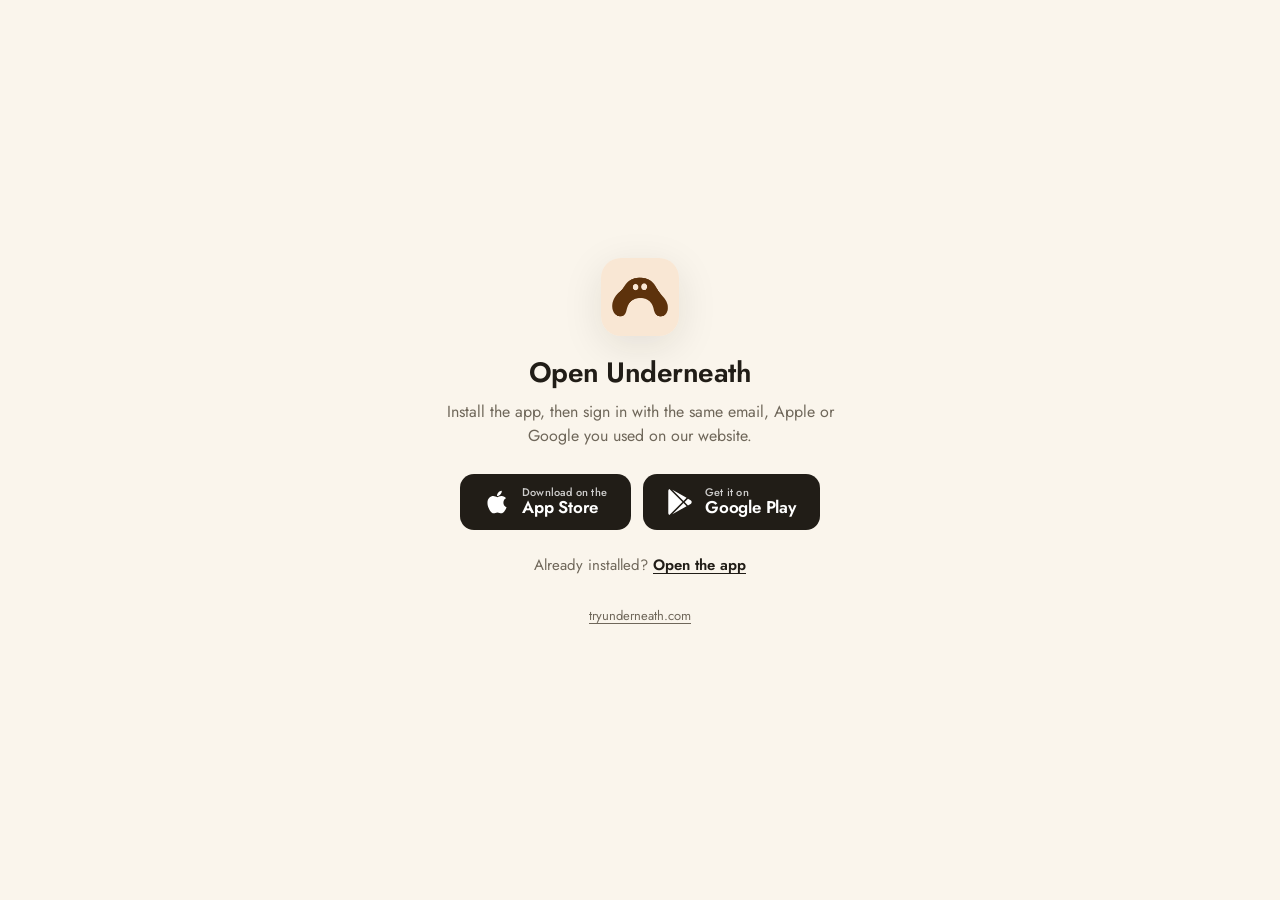
<file: open.html>
<!DOCTYPE html>
<html lang="en">
<head>
<meta charset="UTF-8" />
<meta name="viewport" content="width=device-width, initial-scale=1, viewport-fit=cover" />
<title>Open Underneath</title>
<meta name="description" content="Open the Underneath app, or get it from the App Store or Google Play." />
<meta name="theme-color" content="#faf5ec" />
<meta name="robots" content="noindex" />
<link rel="icon" href="/icon.png" />
<link rel="apple-touch-icon" href="/icon.png" />
<link rel="preconnect" href="https://fonts.googleapis.com" />
<link rel="preconnect" href="https://fonts.gstatic.com" crossorigin />
<link href="https://fonts.googleapis.com/css2?family=Jost:wght@400;500;600;700&display=swap" rel="stylesheet" />
<!--
  /open/<lang> is the button on the funnel's last screen. With the app
  installed, iOS and Android open the app itself and this page is never
  drawn (apple-app-site-association and assetlinks.json list /open/*). It is
  drawn only when the app is not there yet, or when the link was opened
  somewhere that does not hand links to apps (some in-app browsers). So it
  sends the reader to the store for their phone, and offers a plain "open the
  app" link for the second case.

  The sign in email links here too, as /open/<lang>#login=<token>. When that
  page is drawn in a browser, the token is handed on to the app's own scheme
  as underneathv2://open/<lang>?login=<token>, so the app can still sign the
  reader in. It goes in the query there because an Android intent address
  keeps its fragment for itself. The token never reaches this server: a
  fragment is not sent with the request.
-->
<style>
  :root {
    --cream: #faf5ec;
    --ink: #211d17;
    --muted: #6f675a;
    --line: #e9e0d0;
    --shadow: 0 10px 40px rgba(33, 29, 23, 0.10);
  }
  * { box-sizing: border-box; margin: 0; padding: 0; }
  html { -webkit-text-size-adjust: 100%; }
  body {
    font-family: "Jost", -apple-system, BlinkMacSystemFont, "Segoe UI", sans-serif;
    background: var(--cream);
    color: var(--ink);
    -webkit-font-smoothing: antialiased;
    line-height: 1.5;
    min-height: 100vh;
    display: flex;
    align-items: center;
    justify-content: center;
    padding: 28px 16px 44px;
  }
  a { color: inherit; }
  .wrap { width: 100%; max-width: 420px; text-align: center; }
  .app-icon { width: 78px; height: 78px; border-radius: 20px; margin: 0 auto 20px; box-shadow: var(--shadow); display: block; }
  h1 { font-size: 28px; font-weight: 600; letter-spacing: -0.5px; line-height: 1.2; }
  .lead { margin-top: 10px; font-size: 16px; color: var(--muted); }

  .store-row { margin-top: 26px; display: flex; gap: 12px; flex-wrap: wrap; justify-content: center; }
  .store-btn {
    display: inline-flex; align-items: center; gap: 12px;
    min-height: 56px; padding: 12px 24px;
    border-radius: 14px;
    background: var(--ink); color: #fff; text-decoration: none;
    transition: opacity .15s, transform .05s;
  }
  .store-btn:hover { opacity: .88; }
  .store-btn:active { transform: translateY(1px); }
  .store-btn svg { width: 26px; height: 26px; flex: none; fill: currentColor; }
  .store-btn .txt { display: flex; flex-direction: column; line-height: 1.15; text-align: left; }
  .store-btn .txt small { font-size: 11px; font-weight: 500; opacity: .78; letter-spacing: .2px; }
  .store-btn .txt strong { font-size: 17px; font-weight: 600; letter-spacing: -.2px; }
  body.plat-ios .store-btn.for-android,
  body.plat-android .store-btn.for-ios { display: none; }

  .have-app { margin-top: 24px; font-size: 15px; color: var(--muted); }
  .have-app a { color: var(--ink); font-weight: 600; text-underline-offset: 3px; }
  .foot { margin-top: 30px; font-size: 13px; color: var(--muted); }
  .foot a { text-underline-offset: 3px; }
</style>
</head>
<body>
  <div class="wrap">
    <img class="app-icon" src="/icon.png" alt="" width="78" height="78" />
    <h1 id="title">Open Underneath</h1>
    <p class="lead" id="lead">Install the app, then sign in with the same email, Apple or Google you used on our website.</p>

    <div class="store-row">
      <a class="store-btn for-ios" id="ios" href="https://apps.apple.com/app/id6785015345">
        <svg viewBox="0 0 384 512" aria-hidden="true"><path d="M318.7 268.7c-.2-36.7 16.4-64.4 50-84.8-18.8-26.9-47.2-41.7-84.7-44.6-35.5-2.8-74.3 20.7-88.5 20.7-15 0-49.4-19.7-76.4-19.7C63.3 141.2 4 184.8 4 273.5q0 39.3 14.4 81.2c12.8 36.7 59 126.7 107.2 125.2 25.2-.6 43-17.9 75.8-17.9 31.8 0 48.3 17.9 76.4 17.9 48.6-.7 90.4-82.5 102.6-119.3-65.2-30.7-61.7-90-61.7-91.9zm-56.6-164.2c27.3-32.4 24.8-61.9 24-72.5-24.1 1.4-52 16.4-67.9 34.9-17.5 19.8-27.8 44.3-25.6 71.9 26.1 2 49.9-11.4 69.5-34.3z"/></svg>
        <span class="txt"><small>Download on the</small><strong>App Store</strong></span>
      </a>
      <a class="store-btn for-android" id="android" href="https://play.google.com/store/apps/details?id=com.underneath.v2">
        <svg viewBox="0 0 512 512" aria-hidden="true"><path d="M325.3 234.3 104.6 13l280.8 161.2-60.1 60.1zM47 0C34 6.8 25.3 19.2 25.3 35.3v441.3c0 16.1 8.7 28.5 21.7 35.3l256.6-256L47 0zm425.2 225.6-58.9-34.1-65.7 65.5 65.7 65.5 60.1-34.1c18-14.3 18-46.5-1.2-62.8zM104.6 499l280.8-161.2-60.1-60.1L104.6 499z"/></svg>
        <span class="txt"><small>Get it on</small><strong>Google Play</strong></span>
      </a>
    </div>

    <p class="have-app"><span id="haveLabel">Already installed?</span> <a id="openApp" href="underneathv2://open">Open the app</a></p>

    <p class="foot"><a href="/">tryunderneath.com</a></p>
  </div>

  <script>
    (function () {
      // The language is the last segment of /open/<lang>. Vercel rewrites every
      // such path to this one file, so the address bar is the only source.
      var raw = decodeURIComponent(location.pathname).split("/").filter(Boolean);
      var tag = (raw[0] === "open" ? raw[1] : "") || "";
      tag = tag.split(/[_-]/)[0].toLowerCase();
      if (tag === "no" || tag === "nn") tag = "nb";

      // title, lead, already installed, open the app
      var T = {
        en: ["Open Underneath", "Install the app, then sign in with the same email, Apple or Google you used on our website.", "Already installed?", "Open the app"],
        da: ["Åbn Underneath", "Installer appen, og log ind med den samme e-mail, Apple eller Google, som du brugte på vores hjemmeside.", "Allerede installeret?", "Åbn appen"],
        de: ["Underneath öffnen", "Installiere die App und melde dich mit derselben E-Mail, Apple oder Google an wie auf unserer Website.", "Schon installiert?", "App öffnen"],
        el: ["Άνοιξε το Underneath", "Εγκατάστησε την εφαρμογή και συνδέσου με το ίδιο email, Apple ή Google που χρησιμοποίησες στην ιστοσελίδα μας.", "Την έχεις ήδη;", "Άνοιξε την εφαρμογή"],
        es: ["Abre Underneath", "Instala la app e inicia sesión con el mismo correo, Apple o Google que usaste en nuestra web.", "¿Ya la tienes?", "Abrir la app"],
        fr: ["Ouvrir Underneath", "Installe l'app, puis connecte toi avec le même e-mail, Apple ou Google que sur notre site.", "Déjà installée ?", "Ouvrir l'app"],
        it: ["Apri Underneath", "Installa l'app e accedi con la stessa email, Apple o Google che hai usato sul nostro sito.", "Già installata?", "Apri l'app"],
        nb: ["Åpne Underneath", "Installer appen, og logg inn med samme e-post, Apple eller Google som du brukte på nettsiden vår.", "Allerede installert?", "Åpne appen"],
        pl: ["Otwórz Underneath", "Zainstaluj aplikację i zaloguj się tym samym adresem e-mail, kontem Apple lub Google co na naszej stronie.", "Masz już aplikację?", "Otwórz aplikację"],
        pt: ["Abrir o Underneath", "Instala a app e inicia sessão com o mesmo email, Apple ou Google que usaste no nosso site.", "Já tens a app?", "Abrir a app"],
        ro: ["Deschide Underneath", "Instalează aplicația și conectează te cu același email, cont Apple sau Google folosit pe site ul nostru.", "Ai instalat o deja?", "Deschide aplicația"],
        sv: ["Öppna Underneath", "Installera appen och logga in med samma e-post, Apple eller Google som du använde på vår webbplats.", "Redan installerad?", "Öppna appen"],
        tr: ["Underneath'i aç", "Uygulamayı yükle, ardından web sitemizde kullandığın e-posta, Apple ya da Google hesabıyla giriş yap.", "Zaten yüklü mü?", "Uygulamayı aç"]
      };
      var lang = T[tag] ? tag : "en";
      var s = T[lang];
      document.documentElement.lang = lang;
      document.title = s[0];
      document.getElementById("title").textContent = s[0];
      document.getElementById("lead").textContent = s[1];
      document.getElementById("haveLabel").textContent = s[2];

      // Only a language the app ships goes on to it; anything else opens the
      // app in the language it would have started in anyway.
      var suffix = T[tag] ? "/" + tag : "";

      // The sign in link's token, when this is the page of a sign in email.
      // Same shape the app accepts, so a mangled one is not passed on.
      var login = "";
      try {
        var t = new URLSearchParams(location.hash.slice(1)).get("login") || "";
        if (/^[a-f0-9]{20,128}$/i.test(t)) login = t;
      } catch (x) {}
      // The web funnel's install sign in token, on its Open Underneath button
      // (/open/<lang>?k=<token>, or #k=). The app spends it for a session with
      // no email and no code. Only the exact shape counts (32 characters,
      // Crockford base32), as in the app. An app older than 2.0.10 ignores it
      // and opens on the sign in screen, as before.
      var k = "";
      try {
        var kq = (new URLSearchParams(location.search).get("k") ||
                  new URLSearchParams(location.hash.slice(1)).get("k") || "").trim().toUpperCase();
        if (/^[0-9A-HJKMNP-TV-Z]{32}$/.test(kq)) k = kq;
      } catch (x) {}
      if (login || k) {
        // Off the address bar, so it is not kept in the browser's history.
        try { history.replaceState(null, "", location.pathname); } catch (x) {}
      }
      var params = [];
      if (login) params.push("login=" + encodeURIComponent(login));
      if (k) params.push("k=" + encodeURIComponent(k));
      var query = params.length ? "?" + params.join("&") : "";

      var openApp = document.getElementById("openApp");
      openApp.textContent = s[3];
      openApp.href = "underneathv2://open" + suffix + query;

      var ua = navigator.userAgent || "";
      var isIOS = /iPad|iPhone|iPod/.test(ua) ||
                  (/Macintosh/.test(ua) && typeof document.ontouchend !== "undefined");
      var isAndroid = /Android/.test(ua);
      var play = "https://play.google.com/store/apps/details?id=com.underneath.v2";

      if (isAndroid) {
        document.body.classList.add("plat-android");
        // Chrome opens the app when it is installed and goes to Play when it
        // is not, in one step, with nothing for the reader to choose.
        var intent = "intent://open" + suffix + query + "#Intent;scheme=underneathv2;package=com.underneath.v2;S.browser_fallback_url=" +
          encodeURIComponent(play) + ";end";
        openApp.href = intent;
        location.replace(intent);
      } else if (isIOS) {
        document.body.classList.add("plat-ios");
        // Reaching this page on an iPhone almost always means the app is not
        // installed yet (with it installed, iOS opens the app instead). The App
        // Store page has an Open button for the rare case it already is.
        //
        // A sign in link is different: it was most likely opened in a mail
        // app's own browser, which does not hand links to apps, and the app is
        // most likely there. So the app is tried first, and the App Store only
        // follows when the page is still in front a moment later.
        // The funnel's Open Underneath button with a token is the same case:
        // the buyer has just installed the app and come back to tap it.
        if (login || k) {
          location.href = openApp.href;
          setTimeout(function () {
            if (!document.hidden) location.href = "https://apps.apple.com/app/id6785015345";
          }, 1500);
        } else {
          setTimeout(function () { location.href = "https://apps.apple.com/app/id6785015345"; }, 600);
        }
      }
    })();
  </script>
</body>
</html>
</file>
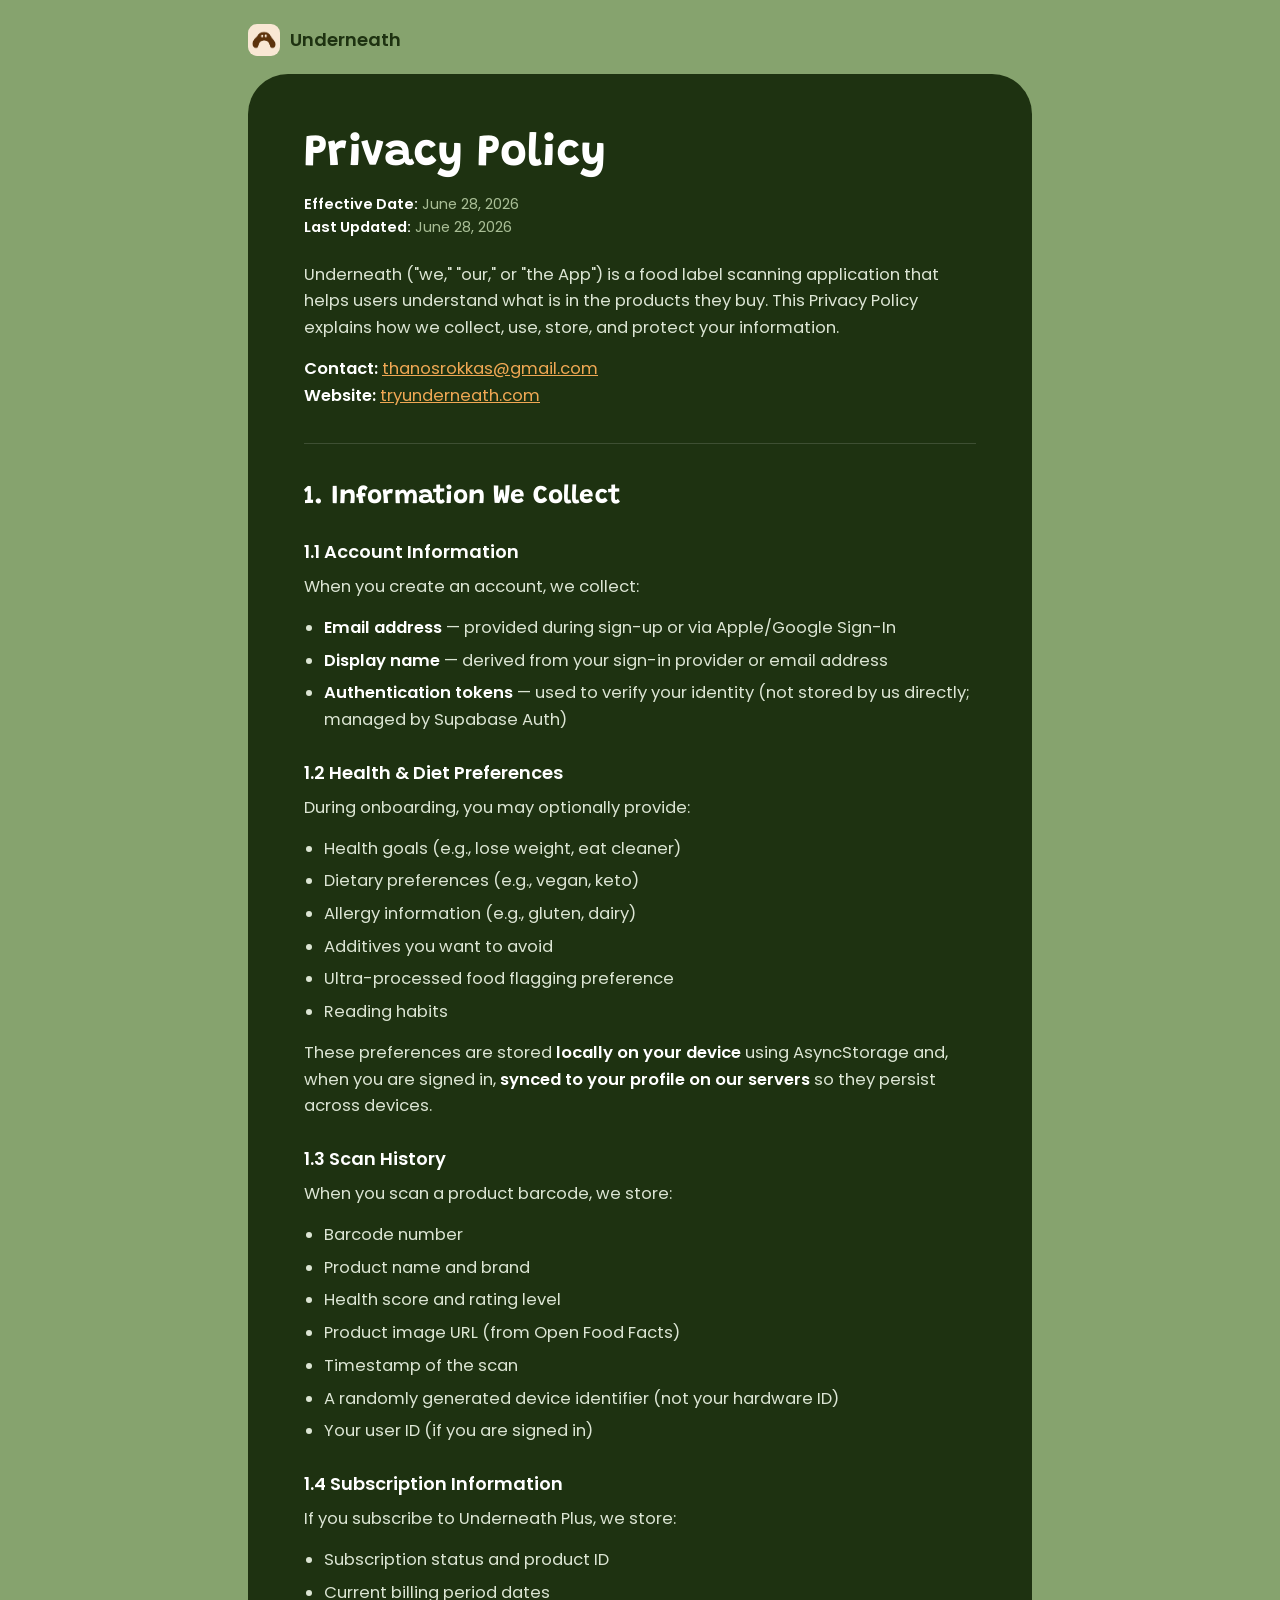
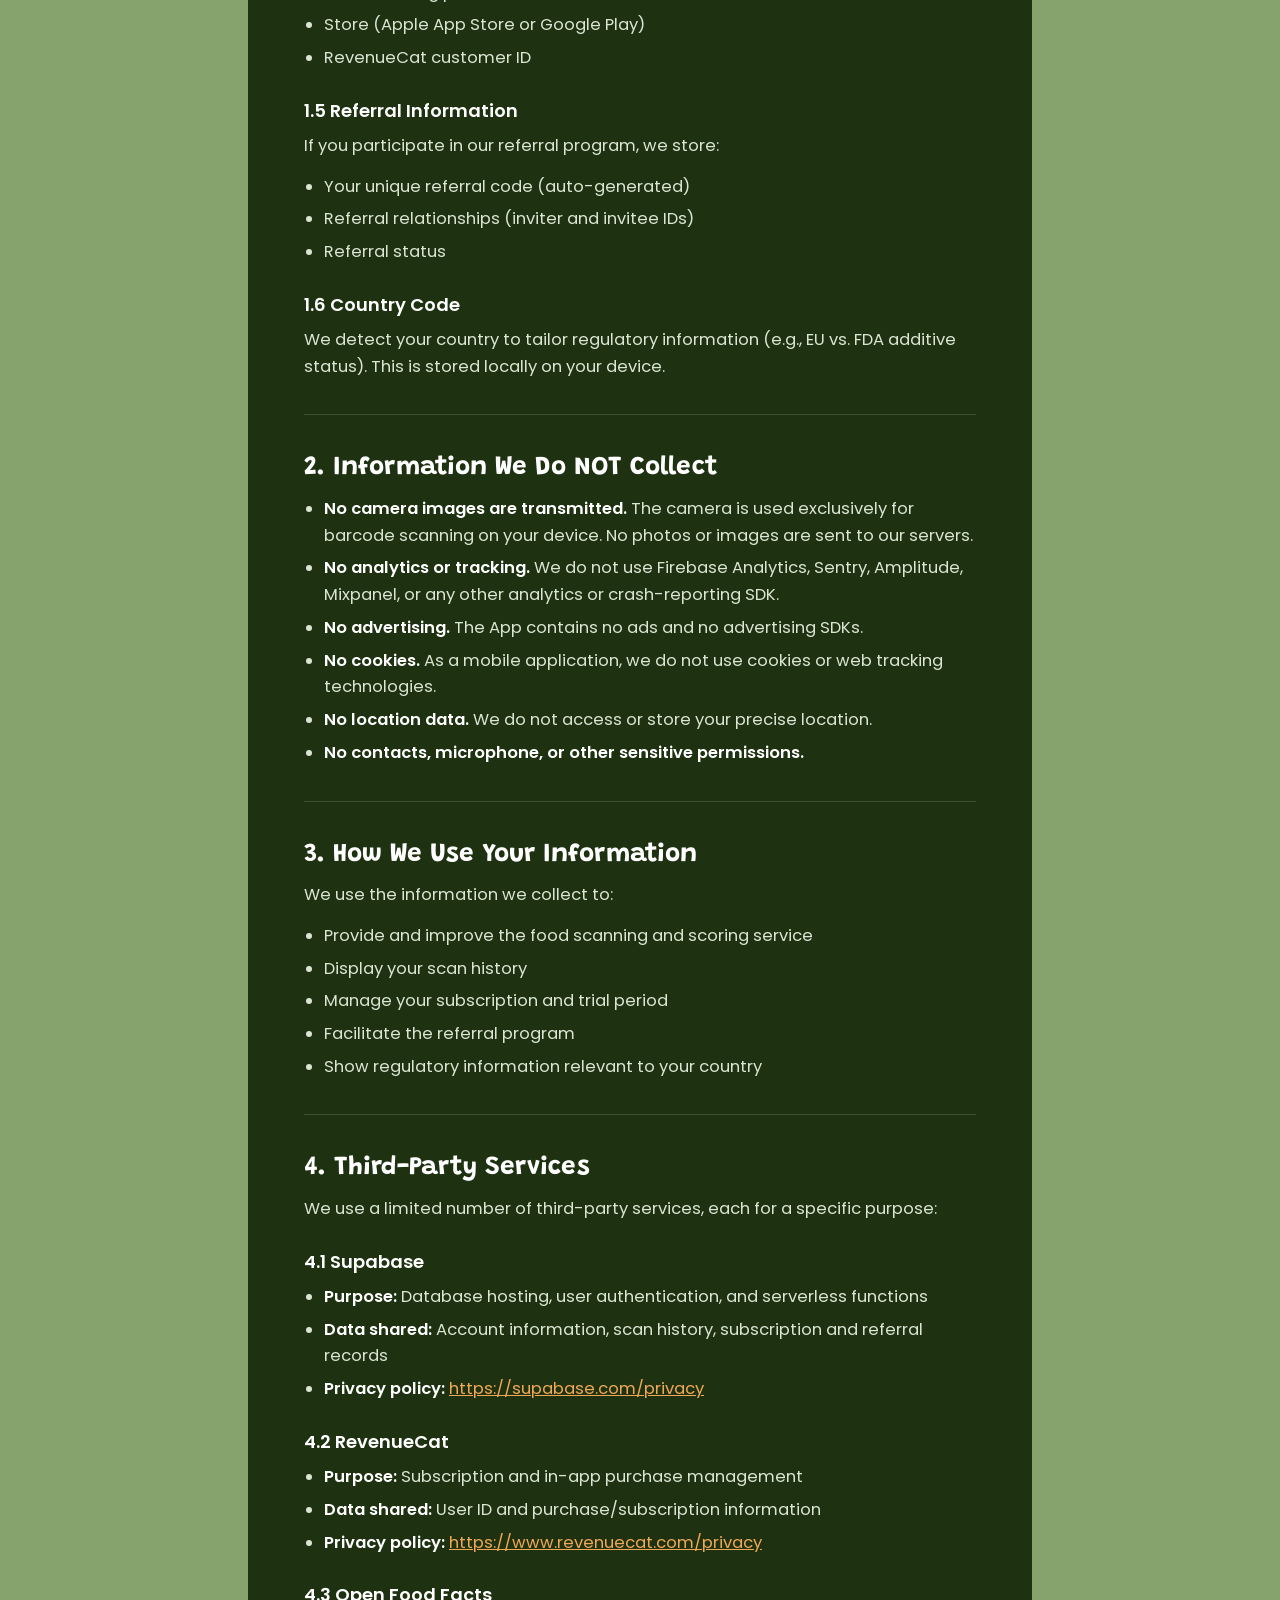
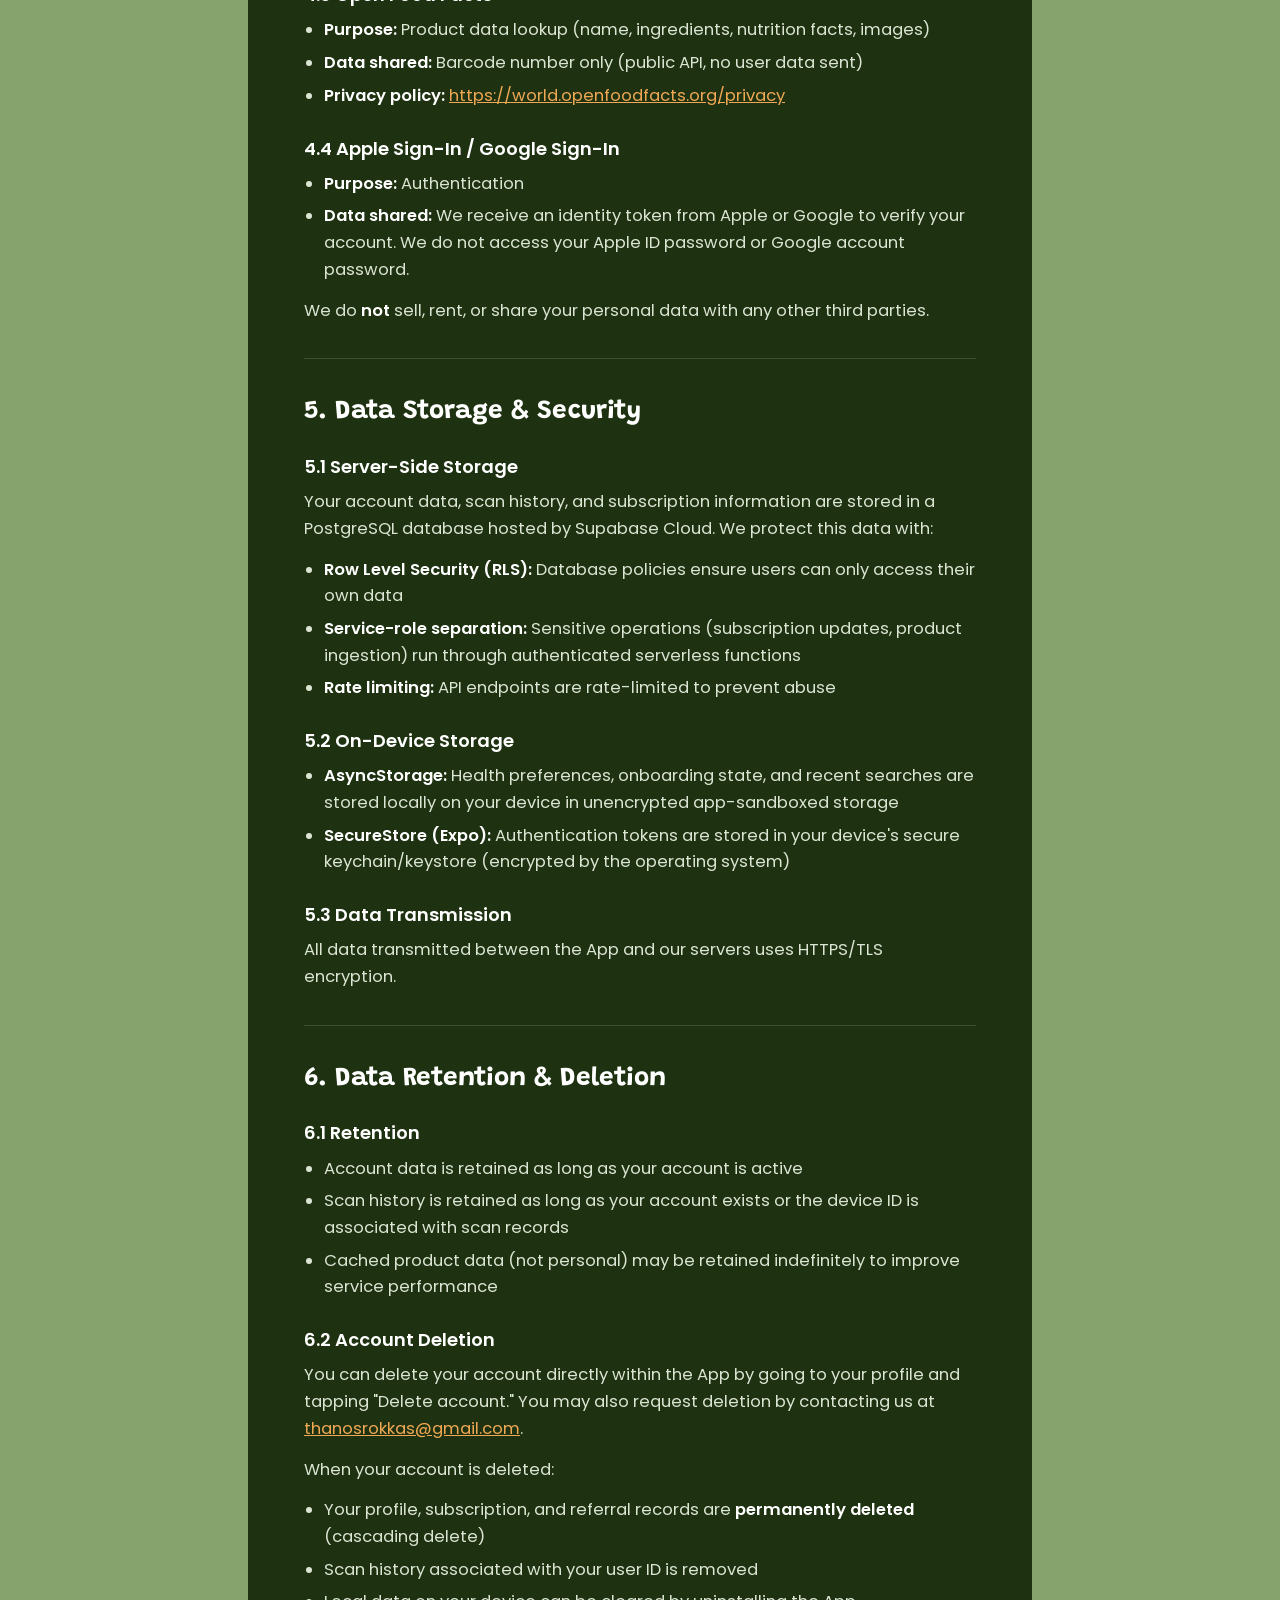
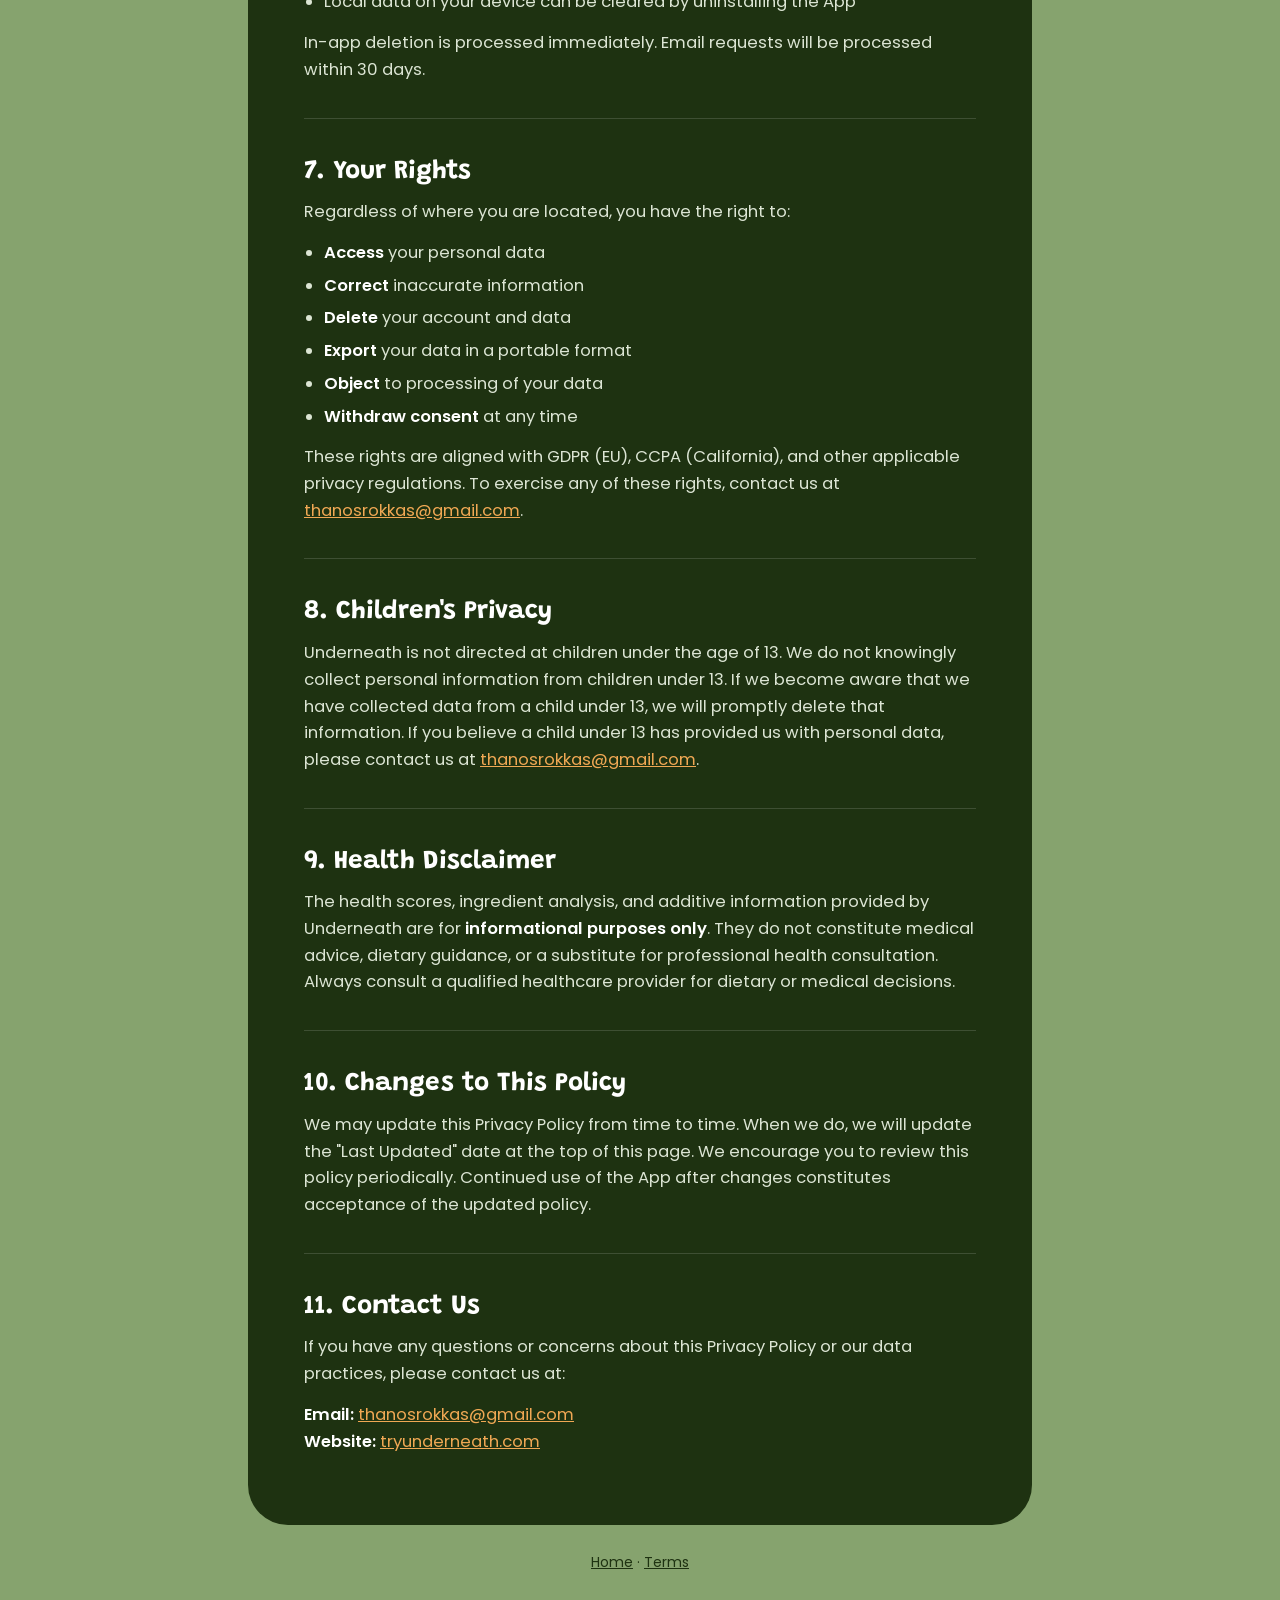
<file: privacy.html>
<!DOCTYPE html>
<html lang="en">
<head>
<meta charset="UTF-8" />
<meta name="viewport" content="width=device-width, initial-scale=1, viewport-fit=cover" />
<title>Privacy Policy | Underneath</title>
<meta name="description" content="How Underneath collects, uses, stores and protects your information." />
<meta name="theme-color" content="#86A36E" />
<meta name="robots" content="index, follow" />
<link rel="canonical" href="https://tryunderneath.com/privacy" />
<link rel="icon" href="icon.png" />
<link rel="apple-touch-icon" href="icon.png" />
<link rel="preconnect" href="https://fonts.googleapis.com" />
<link rel="preconnect" href="https://fonts.gstatic.com" crossorigin />
<link href="https://fonts.googleapis.com/css2?family=Grandstander:wght@600;700;800&family=Poppins:wght@400;500;600&display=swap" rel="stylesheet" />
<style>
  :root {
    --sp-canvas: #86A36E;
    --sp-panel: #1E3211;
    --sp-ink: #FFFFFF;
    --sp-ink-soft: #DCE5D4;
    --sp-ink-dim: #A9BE96;
    --sp-apricot: #F0A854;
    --font-display: "Gliker", "Grandstander", "Comfortaa", cursive;
    --font-body: "Poppins", "Commissioner", "Noto Sans", system-ui, sans-serif;
    --gutter: 18px;
    --pad: clamp(22px, 5.2vw, 56px);
    --r-panel: clamp(26px, 4vw, 40px);
  }
  * { box-sizing: border-box; margin: 0; padding: 0; }
  html { -webkit-text-size-adjust: 100%; }
  body {
    font-family: var(--font-body);
    font-size: clamp(15px, 3.9vw, 16.5px);
    line-height: 1.62;
    background: var(--sp-canvas);
    color: var(--sp-ink-soft);
    -webkit-font-smoothing: antialiased;
    overflow-x: hidden;
  }
  .wrap { width: 100%; max-width: 820px; margin: 0 auto; padding: 0 var(--gutter); }
  .top { display: flex; align-items: center; gap: 10px; padding: 24px 0 18px; color: var(--sp-panel); }
  .top img { width: 32px; height: 32px; border-radius: 9px; }
  .top a { text-decoration: none; font-weight: 600; font-size: 18px; color: var(--sp-panel); }
  .panel {
    background: var(--sp-panel);
    border-radius: var(--r-panel);
    padding: var(--pad);
  }
  h1 {
    font-family: var(--font-display);
    font-weight: 700;
    font-size: clamp(30px, 6.6vw, 46px);
    line-height: 1.06;
    color: var(--sp-ink);
    margin-bottom: 14px;
  }
  h2 {
    font-family: var(--font-display);
    font-weight: 700;
    font-size: clamp(20px, 4.2vw, 26px);
    line-height: 1.18;
    color: var(--sp-ink);
    margin: 38px 0 12px;
  }
  h3 {
    font-weight: 600;
    font-size: clamp(16px, 3.9vw, 18px);
    color: var(--sp-ink);
    margin: 24px 0 8px;
  }
  p, ul { margin-bottom: 14px; }
  ul { padding-left: 20px; }
  li { margin-bottom: 6px; }
  strong { color: var(--sp-ink); font-weight: 600; }
  a { color: var(--sp-apricot); }
  hr { border: 0; border-top: 1px solid rgba(255,255,255,0.14); margin: 34px 0; }
  .meta { color: var(--sp-ink-dim); font-size: 14.5px; margin-bottom: 22px; }
  .meta a { color: var(--sp-apricot); }
  footer { padding: 26px 0 42px; text-align: center; color: var(--sp-panel); font-size: 14px; }
  footer a { color: var(--sp-panel); }
</style>
</head>
<body>
  <div class="wrap">
    <div class="top">
      <img src="icon.png" alt="" />
      <a href="/">Underneath</a>
    </div>

    <main class="panel">
      <h1>Privacy Policy</h1>
      <p class="meta">
        <strong>Effective Date:</strong> June 28, 2026<br />
        <strong>Last Updated:</strong> June 28, 2026
      </p>

      <p>Underneath ("we," "our," or "the App") is a food label scanning application that helps users understand what is in the products they buy. This Privacy Policy explains how we collect, use, store, and protect your information.</p>
      <p><strong>Contact:</strong> <a href="mailto:thanosrokkas@gmail.com">thanosrokkas@gmail.com</a><br />
      <strong>Website:</strong> <a href="https://tryunderneath.com">tryunderneath.com</a></p>

      <hr />

      <h2>1. Information We Collect</h2>

      <h3>1.1 Account Information</h3>
      <p>When you create an account, we collect:</p>
      <ul>
        <li><strong>Email address</strong> — provided during sign-up or via Apple/Google Sign-In</li>
        <li><strong>Display name</strong> — derived from your sign-in provider or email address</li>
        <li><strong>Authentication tokens</strong> — used to verify your identity (not stored by us directly; managed by Supabase Auth)</li>
      </ul>

      <h3>1.2 Health &amp; Diet Preferences</h3>
      <p>During onboarding, you may optionally provide:</p>
      <ul>
        <li>Health goals (e.g., lose weight, eat cleaner)</li>
        <li>Dietary preferences (e.g., vegan, keto)</li>
        <li>Allergy information (e.g., gluten, dairy)</li>
        <li>Additives you want to avoid</li>
        <li>Ultra-processed food flagging preference</li>
        <li>Reading habits</li>
      </ul>
      <p>These preferences are stored <strong>locally on your device</strong> using AsyncStorage and, when you are signed in, <strong>synced to your profile on our servers</strong> so they persist across devices.</p>

      <h3>1.3 Scan History</h3>
      <p>When you scan a product barcode, we store:</p>
      <ul>
        <li>Barcode number</li>
        <li>Product name and brand</li>
        <li>Health score and rating level</li>
        <li>Product image URL (from Open Food Facts)</li>
        <li>Timestamp of the scan</li>
        <li>A randomly generated device identifier (not your hardware ID)</li>
        <li>Your user ID (if you are signed in)</li>
      </ul>

      <h3>1.4 Subscription Information</h3>
      <p>If you subscribe to Underneath Plus, we store:</p>
      <ul>
        <li>Subscription status and product ID</li>
        <li>Current billing period dates</li>
        <li>Store (Apple App Store or Google Play)</li>
        <li>RevenueCat customer ID</li>
      </ul>

      <h3>1.5 Referral Information</h3>
      <p>If you participate in our referral program, we store:</p>
      <ul>
        <li>Your unique referral code (auto-generated)</li>
        <li>Referral relationships (inviter and invitee IDs)</li>
        <li>Referral status</li>
      </ul>

      <h3>1.6 Country Code</h3>
      <p>We detect your country to tailor regulatory information (e.g., EU vs. FDA additive status). This is stored locally on your device.</p>

      <hr />

      <h2>2. Information We Do NOT Collect</h2>
      <ul>
        <li><strong>No camera images are transmitted.</strong> The camera is used exclusively for barcode scanning on your device. No photos or images are sent to our servers.</li>
        <li><strong>No analytics or tracking.</strong> We do not use Firebase Analytics, Sentry, Amplitude, Mixpanel, or any other analytics or crash-reporting SDK.</li>
        <li><strong>No advertising.</strong> The App contains no ads and no advertising SDKs.</li>
        <li><strong>No cookies.</strong> As a mobile application, we do not use cookies or web tracking technologies.</li>
        <li><strong>No location data.</strong> We do not access or store your precise location.</li>
        <li><strong>No contacts, microphone, or other sensitive permissions.</strong></li>
      </ul>

      <hr />

      <h2>3. How We Use Your Information</h2>
      <p>We use the information we collect to:</p>
      <ul>
        <li>Provide and improve the food scanning and scoring service</li>
        <li>Display your scan history</li>
        <li>Manage your subscription and trial period</li>
        <li>Facilitate the referral program</li>
        <li>Show regulatory information relevant to your country</li>
      </ul>

      <hr />

      <h2>4. Third-Party Services</h2>
      <p>We use a limited number of third-party services, each for a specific purpose:</p>

      <h3>4.1 Supabase</h3>
      <ul>
        <li><strong>Purpose:</strong> Database hosting, user authentication, and serverless functions</li>
        <li><strong>Data shared:</strong> Account information, scan history, subscription and referral records</li>
        <li><strong>Privacy policy:</strong> <a href="https://supabase.com/privacy">https://supabase.com/privacy</a></li>
      </ul>

      <h3>4.2 RevenueCat</h3>
      <ul>
        <li><strong>Purpose:</strong> Subscription and in-app purchase management</li>
        <li><strong>Data shared:</strong> User ID and purchase/subscription information</li>
        <li><strong>Privacy policy:</strong> <a href="https://www.revenuecat.com/privacy">https://www.revenuecat.com/privacy</a></li>
      </ul>

      <h3>4.3 Open Food Facts</h3>
      <ul>
        <li><strong>Purpose:</strong> Product data lookup (name, ingredients, nutrition facts, images)</li>
        <li><strong>Data shared:</strong> Barcode number only (public API, no user data sent)</li>
        <li><strong>Privacy policy:</strong> <a href="https://world.openfoodfacts.org/privacy">https://world.openfoodfacts.org/privacy</a></li>
      </ul>

      <h3>4.4 Apple Sign-In / Google Sign-In</h3>
      <ul>
        <li><strong>Purpose:</strong> Authentication</li>
        <li><strong>Data shared:</strong> We receive an identity token from Apple or Google to verify your account. We do not access your Apple ID password or Google account password.</li>
      </ul>

      <p>We do <strong>not</strong> sell, rent, or share your personal data with any other third parties.</p>

      <hr />

      <h2>5. Data Storage &amp; Security</h2>

      <h3>5.1 Server-Side Storage</h3>
      <p>Your account data, scan history, and subscription information are stored in a PostgreSQL database hosted by Supabase Cloud. We protect this data with:</p>
      <ul>
        <li><strong>Row Level Security (RLS):</strong> Database policies ensure users can only access their own data</li>
        <li><strong>Service-role separation:</strong> Sensitive operations (subscription updates, product ingestion) run through authenticated serverless functions</li>
        <li><strong>Rate limiting:</strong> API endpoints are rate-limited to prevent abuse</li>
      </ul>

      <h3>5.2 On-Device Storage</h3>
      <ul>
        <li><strong>AsyncStorage:</strong> Health preferences, onboarding state, and recent searches are stored locally on your device in unencrypted app-sandboxed storage</li>
        <li><strong>SecureStore (Expo):</strong> Authentication tokens are stored in your device's secure keychain/keystore (encrypted by the operating system)</li>
      </ul>

      <h3>5.3 Data Transmission</h3>
      <p>All data transmitted between the App and our servers uses HTTPS/TLS encryption.</p>

      <hr />

      <h2>6. Data Retention &amp; Deletion</h2>

      <h3>6.1 Retention</h3>
      <ul>
        <li>Account data is retained as long as your account is active</li>
        <li>Scan history is retained as long as your account exists or the device ID is associated with scan records</li>
        <li>Cached product data (not personal) may be retained indefinitely to improve service performance</li>
      </ul>

      <h3>6.2 Account Deletion</h3>
      <p>You can delete your account directly within the App by going to your profile and tapping "Delete account." You may also request deletion by contacting us at <a href="mailto:thanosrokkas@gmail.com">thanosrokkas@gmail.com</a>.</p>
      <p>When your account is deleted:</p>
      <ul>
        <li>Your profile, subscription, and referral records are <strong>permanently deleted</strong> (cascading delete)</li>
        <li>Scan history associated with your user ID is removed</li>
        <li>Local data on your device can be cleared by uninstalling the App</li>
      </ul>
      <p>In-app deletion is processed immediately. Email requests will be processed within 30 days.</p>

      <hr />

      <h2>7. Your Rights</h2>
      <p>Regardless of where you are located, you have the right to:</p>
      <ul>
        <li><strong>Access</strong> your personal data</li>
        <li><strong>Correct</strong> inaccurate information</li>
        <li><strong>Delete</strong> your account and data</li>
        <li><strong>Export</strong> your data in a portable format</li>
        <li><strong>Object</strong> to processing of your data</li>
        <li><strong>Withdraw consent</strong> at any time</li>
      </ul>
      <p>These rights are aligned with GDPR (EU), CCPA (California), and other applicable privacy regulations. To exercise any of these rights, contact us at <a href="mailto:thanosrokkas@gmail.com">thanosrokkas@gmail.com</a>.</p>

      <hr />

      <h2>8. Children's Privacy</h2>
      <p>Underneath is not directed at children under the age of 13. We do not knowingly collect personal information from children under 13. If we become aware that we have collected data from a child under 13, we will promptly delete that information. If you believe a child under 13 has provided us with personal data, please contact us at <a href="mailto:thanosrokkas@gmail.com">thanosrokkas@gmail.com</a>.</p>

      <hr />

      <h2>9. Health Disclaimer</h2>
      <p>The health scores, ingredient analysis, and additive information provided by Underneath are for <strong>informational purposes only</strong>. They do not constitute medical advice, dietary guidance, or a substitute for professional health consultation. Always consult a qualified healthcare provider for dietary or medical decisions.</p>

      <hr />

      <h2>10. Changes to This Policy</h2>
      <p>We may update this Privacy Policy from time to time. When we do, we will update the "Last Updated" date at the top of this page. We encourage you to review this policy periodically. Continued use of the App after changes constitutes acceptance of the updated policy.</p>

      <hr />

      <h2>11. Contact Us</h2>
      <p>If you have any questions or concerns about this Privacy Policy or our data practices, please contact us at:</p>
      <p><strong>Email:</strong> <a href="mailto:thanosrokkas@gmail.com">thanosrokkas@gmail.com</a><br />
      <strong>Website:</strong> <a href="https://tryunderneath.com">tryunderneath.com</a></p>
    </main>

    <footer>
      <a href="/">Home</a> &middot; <a href="/terms">Terms</a>
    </footer>
  </div>
</body>
</html>
</file>
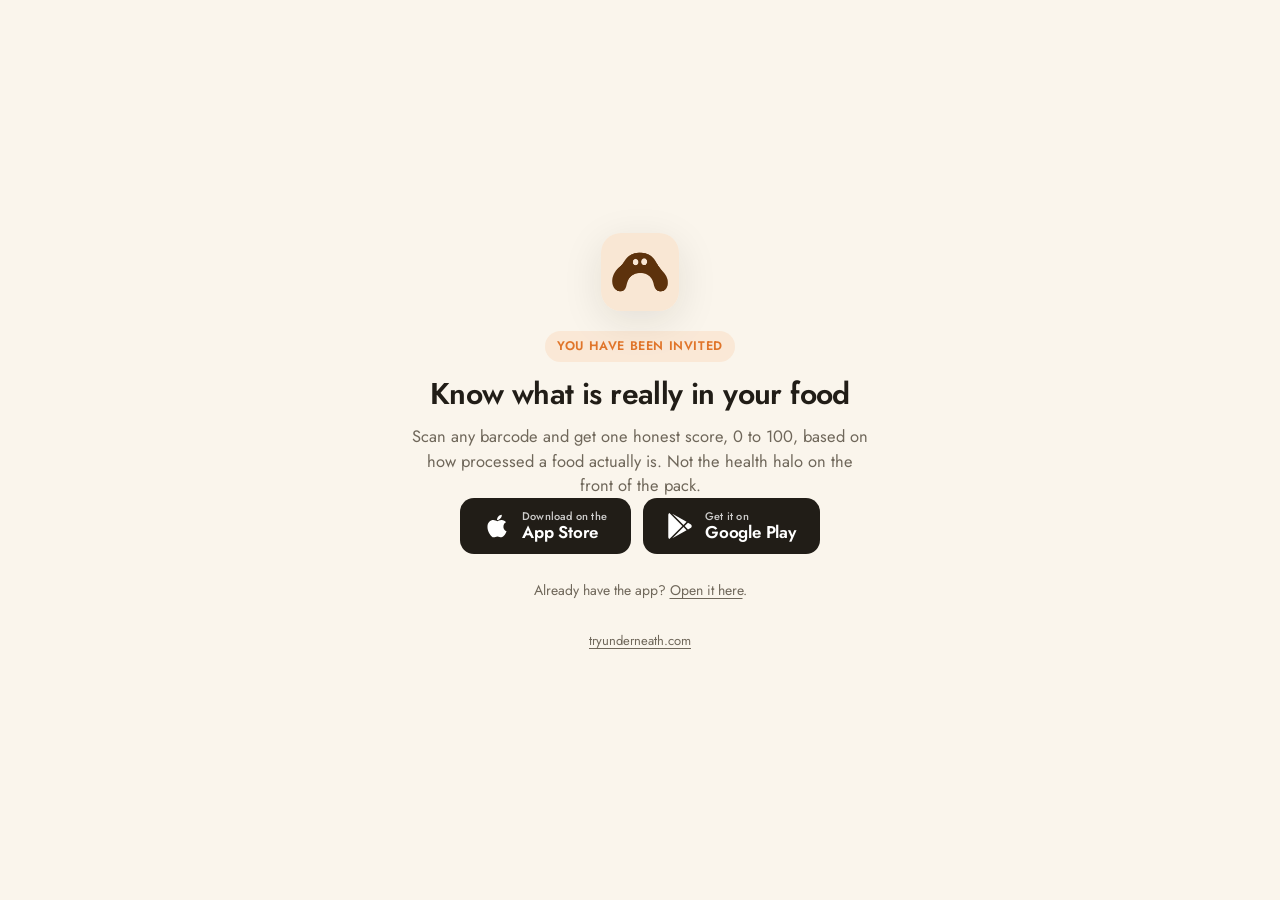
<file: r.html>
<!DOCTYPE html>
<html lang="en">
<head>
<meta charset="UTF-8" />
<meta name="viewport" content="width=device-width, initial-scale=1, viewport-fit=cover" />
<title>You have been invited to Underneath</title>
<meta name="description" content="A friend invited you to Underneath, the food scanner that shows you how processed a product really is. Download the app and enter their referral code." />
<meta name="theme-color" content="#faf5ec" />
<meta name="robots" content="noindex" />

<meta property="og:title" content="You have been invited to Underneath" />
<meta property="og:description" content="Scan any food, see what is really inside, and find cleaner swaps. Free to try on iPhone and Android." />
<meta property="og:type" content="website" />
<meta property="og:image" content="https://tryunderneath.com/icon.png" />
<meta name="twitter:card" content="summary" />

<link rel="icon" href="/icon.png" />
<link rel="apple-touch-icon" href="/icon.png" />
<link rel="preconnect" href="https://fonts.googleapis.com" />
<link rel="preconnect" href="https://fonts.gstatic.com" crossorigin />
<link href="https://fonts.googleapis.com/css2?family=Jost:wght@400;500;600;700&display=swap" rel="stylesheet" />
<style>
  :root {
    --cream: #faf5ec;
    --ink: #211d17;
    --muted: #6f675a;
    --orange: #f58a3c;
    --orange-dark: #e0752a;
    --card: #ffffff;
    --line: #e9e0d0;
    --shadow: 0 10px 40px rgba(33, 29, 23, 0.10);
  }
  * { box-sizing: border-box; margin: 0; padding: 0; }
  html { -webkit-text-size-adjust: 100%; }
  body {
    font-family: "Jost", -apple-system, BlinkMacSystemFont, "Segoe UI", sans-serif;
    background: var(--cream);
    color: var(--ink);
    -webkit-font-smoothing: antialiased;
    line-height: 1.5;
    min-height: 100vh;
    display: flex;
    align-items: center;
    justify-content: center;
    padding: 28px 20px 44px;
  }
  a { color: inherit; }
  img { max-width: 100%; display: block; }

  .wrap { width: 100%; max-width: 460px; text-align: center; }

  .app-icon { width: 78px; height: 78px; border-radius: 20px; margin: 0 auto 20px; box-shadow: var(--shadow); }

  .eyebrow {
    display: inline-block; font-size: 12.5px; font-weight: 600;
    letter-spacing: 0.6px; text-transform: uppercase;
    color: var(--orange-dark); background: rgba(245, 138, 60, 0.12);
    padding: 6px 12px; border-radius: 999px; margin-bottom: 14px;
  }
  h1 { font-size: 30px; font-weight: 600; letter-spacing: -0.6px; line-height: 1.2; }
  .lead { margin-top: 12px; font-size: 16.5px; color: var(--muted); }

  /* ---------- The code ---------- */
  /* Neither store carries a link through an install, so the code has to be
     something the invitee can read and keep. It is the payload of this page. */
  .code-card {
    margin: 26px 0 22px; padding: 20px 18px;
    background: var(--card); border: 1px solid var(--line);
    border-radius: 16px; box-shadow: var(--shadow);
  }
  .code-label { font-size: 12.5px; font-weight: 600; letter-spacing: 0.6px; text-transform: uppercase; color: var(--muted); }
  .code {
    margin-top: 8px;
    font-family: ui-monospace, SFMono-Regular, "SF Mono", Menlo, Consolas, monospace;
    font-size: 34px; font-weight: 600; letter-spacing: 4px;
    word-break: break-all;
  }
  .copy {
    margin-top: 14px; display: inline-flex; align-items: center; gap: 8px;
    min-height: 42px; padding: 9px 18px;
    font-family: inherit; font-size: 15px; font-weight: 600;
    color: #fff; background: var(--orange);
    border: none; border-radius: 10px; cursor: pointer;
    transition: background .15s, transform .05s;
  }
  .copy:hover { background: var(--orange-dark); }
  .copy:active { transform: translateY(1px); }

  /* ---------- Store buttons ---------- */
  /* Both render by default, which is also the no-JS state; platform
     detection then narrows it to the one that can actually install. */
  .store-row { display: flex; gap: 12px; flex-wrap: wrap; justify-content: center; }
  .store-btn {
    display: inline-flex; align-items: center; gap: 12px;
    min-height: 56px; padding: 12px 24px;
    border-radius: 14px;
    background: var(--ink); color: #fff; text-decoration: none;
    transition: opacity .15s, transform .05s;
  }
  .store-btn:hover { opacity: .88; }
  .store-btn:active { transform: translateY(1px); }
  .store-btn svg { width: 26px; height: 26px; flex: none; fill: currentColor; }
  .store-btn .txt { display: flex; flex-direction: column; line-height: 1.15; text-align: left; }
  .store-btn .txt small { font-size: 11px; font-weight: 500; opacity: .78; letter-spacing: .2px; }
  .store-btn .txt strong { font-size: 17px; font-weight: 600; letter-spacing: -.2px; }

  .alt-plat { margin-top: 14px; font-size: 14px; color: var(--muted); display: none; }
  .alt-plat a { color: var(--muted); text-underline-offset: 3px; }
  body.plat-ios .store-btn.for-android,
  body.plat-android .store-btn.for-ios { display: none; }
  body.plat-ios .alt-plat.for-android,
  body.plat-android .alt-plat.for-ios { display: block; }

  /* ---------- Steps ---------- */
  .steps { margin-top: 30px; text-align: left; display: grid; gap: 14px; }
  .step { display: flex; gap: 12px; align-items: flex-start; }
  .step .n {
    flex: none; width: 24px; height: 24px; border-radius: 999px;
    background: rgba(245, 138, 60, 0.14); color: var(--orange-dark);
    font-size: 13px; font-weight: 600;
    display: flex; align-items: center; justify-content: center;
    margin-top: 1px;
  }
  .step p { font-size: 15.5px; color: var(--muted); }
  .step strong { color: var(--ink); font-weight: 600; }

  .have-app { margin-top: 26px; font-size: 14px; color: var(--muted); }
  .have-app a { text-underline-offset: 3px; }
  .foot { margin-top: 30px; font-size: 13px; color: var(--muted); }
  .foot a { text-underline-offset: 3px; }

  /* Shown instead of the code when the path carries nothing usable. */
  .no-code .code-card, .no-code .steps { display: none; }
</style>
</head>
<body>
  <div class="wrap">
    <img class="app-icon" src="/icon.png" alt="" width="78" height="78" />

    <span class="eyebrow">You have been invited</span>
    <h1>Know what is really in your food</h1>
    <p class="lead">
      Scan any barcode and get one honest score, 0 to 100, based on how
      processed a food actually is. Not the health halo on the front of the pack.
    </p>

    <div class="code-card">
      <div class="code-label">Your friend's referral code</div>
      <div class="code" id="code">--------</div>
      <button class="copy" id="copyBtn" type="button">Copy code</button>
    </div>

    <div class="store-row">
      <a class="store-btn for-ios" href="https://apps.apple.com/app/id6785015345">
        <svg viewBox="0 0 384 512" aria-hidden="true"><path d="M318.7 268.7c-.2-36.7 16.4-64.4 50-84.8-18.8-26.9-47.2-41.7-84.7-44.6-35.5-2.8-74.3 20.7-88.5 20.7-15 0-49.4-19.7-76.4-19.7C63.3 141.2 4 184.8 4 273.5q0 39.3 14.4 81.2c12.8 36.7 59 126.7 107.2 125.2 25.2-.6 43-17.9 75.8-17.9 31.8 0 48.3 17.9 76.4 17.9 48.6-.7 90.4-82.5 102.6-119.3-65.2-30.7-61.7-90-61.7-91.9zm-56.6-164.2c27.3-32.4 24.8-61.9 24-72.5-24.1 1.4-52 16.4-67.9 34.9-17.5 19.8-27.8 44.3-25.6 71.9 26.1 2 49.9-11.4 69.5-34.3z"/></svg>
        <span class="txt"><small>Download on the</small><strong>App Store</strong></span>
      </a>
      <a class="store-btn for-android" href="https://play.google.com/store/apps/details?id=com.underneath.v2">
        <svg viewBox="0 0 512 512" aria-hidden="true"><path d="M325.3 234.3 104.6 13l280.8 161.2-60.1 60.1zM47 0C34 6.8 25.3 19.2 25.3 35.3v441.3c0 16.1 8.7 28.5 21.7 35.3l256.6-256L47 0zm425.2 225.6-58.9-34.1-65.7 65.5 65.7 65.5 60.1-34.1c18-14.3 18-46.5-1.2-62.8zM104.6 499l280.8-161.2-60.1-60.1L104.6 499z"/></svg>
        <span class="txt"><small>Get it on</small><strong>Google Play</strong></span>
      </a>
    </div>
    <p class="alt-plat for-android">Also on <a href="https://play.google.com/store/apps/details?id=com.underneath.v2">Google Play</a></p>
    <p class="alt-plat for-ios">Also on the <a href="https://apps.apple.com/app/id6785015345">App Store</a></p>

    <div class="steps">
      <div class="step"><span class="n">1</span><p>Install Underneath and open it.</p></div>
      <div class="step"><span class="n">2</span><p>Create your account when it asks.</p></div>
      <div class="step"><span class="n">3</span><p>On the <strong>Do you have a referral code?</strong> step, enter the code above.</p></div>
    </div>

    <p class="have-app">Already have the app? <a id="openApp" href="#">Open it here</a>.</p>

    <p class="foot">
      <a href="/">tryunderneath.com</a>
    </p>
  </div>

  <script>
    // The code is the last segment of /r/<code>. Vercel rewrites every such
    // path to this one file, so the address bar is the only source of truth.
    var raw = decodeURIComponent(window.location.pathname).split("/").filter(Boolean).pop() || "";
    var code = /^[A-Za-z0-9]{8}$/.test(raw) ? raw.toLowerCase() : null;

    var codeEl = document.getElementById("code");
    var copyBtn = document.getElementById("copyBtn");
    var openApp = document.getElementById("openApp");

    if (code) {
      codeEl.textContent = code;
      openApp.href = "underneathv2://r/" + code;
    } else {
      // A malformed link should still land somewhere useful rather than
      // showing a placeholder that looks like a real code.
      document.body.classList.add("no-code");
      openApp.href = "underneathv2://";
    }

    copyBtn.addEventListener("click", function () {
      if (!code) return;
      var done = function () {
        copyBtn.textContent = "Copied";
        setTimeout(function () { copyBtn.textContent = "Copy code"; }, 1800);
      };
      if (navigator.clipboard && navigator.clipboard.writeText) {
        navigator.clipboard.writeText(code).then(done, fallback);
      } else {
        fallback();
      }
      // Older in-app browsers have no clipboard API. Selecting the text at
      // least leaves the user one tap from copying it by hand.
      function fallback() {
        try {
          var range = document.createRange();
          range.selectNodeContents(codeEl);
          var sel = window.getSelection();
          sel.removeAllRanges();
          sel.addRange(range);
          done();
        } catch (e) {}
      }
    });

    var ua = navigator.userAgent || "";
    var isIOS = /iPad|iPhone|iPod/.test(ua) ||
                (/Macintosh/.test(ua) && typeof document.ontouchend !== "undefined");
    var isAndroid = /Android/.test(ua);
    if (isIOS) document.body.classList.add("plat-ios");
    else if (isAndroid) document.body.classList.add("plat-android");
  </script>
</body>
</html>
</file>
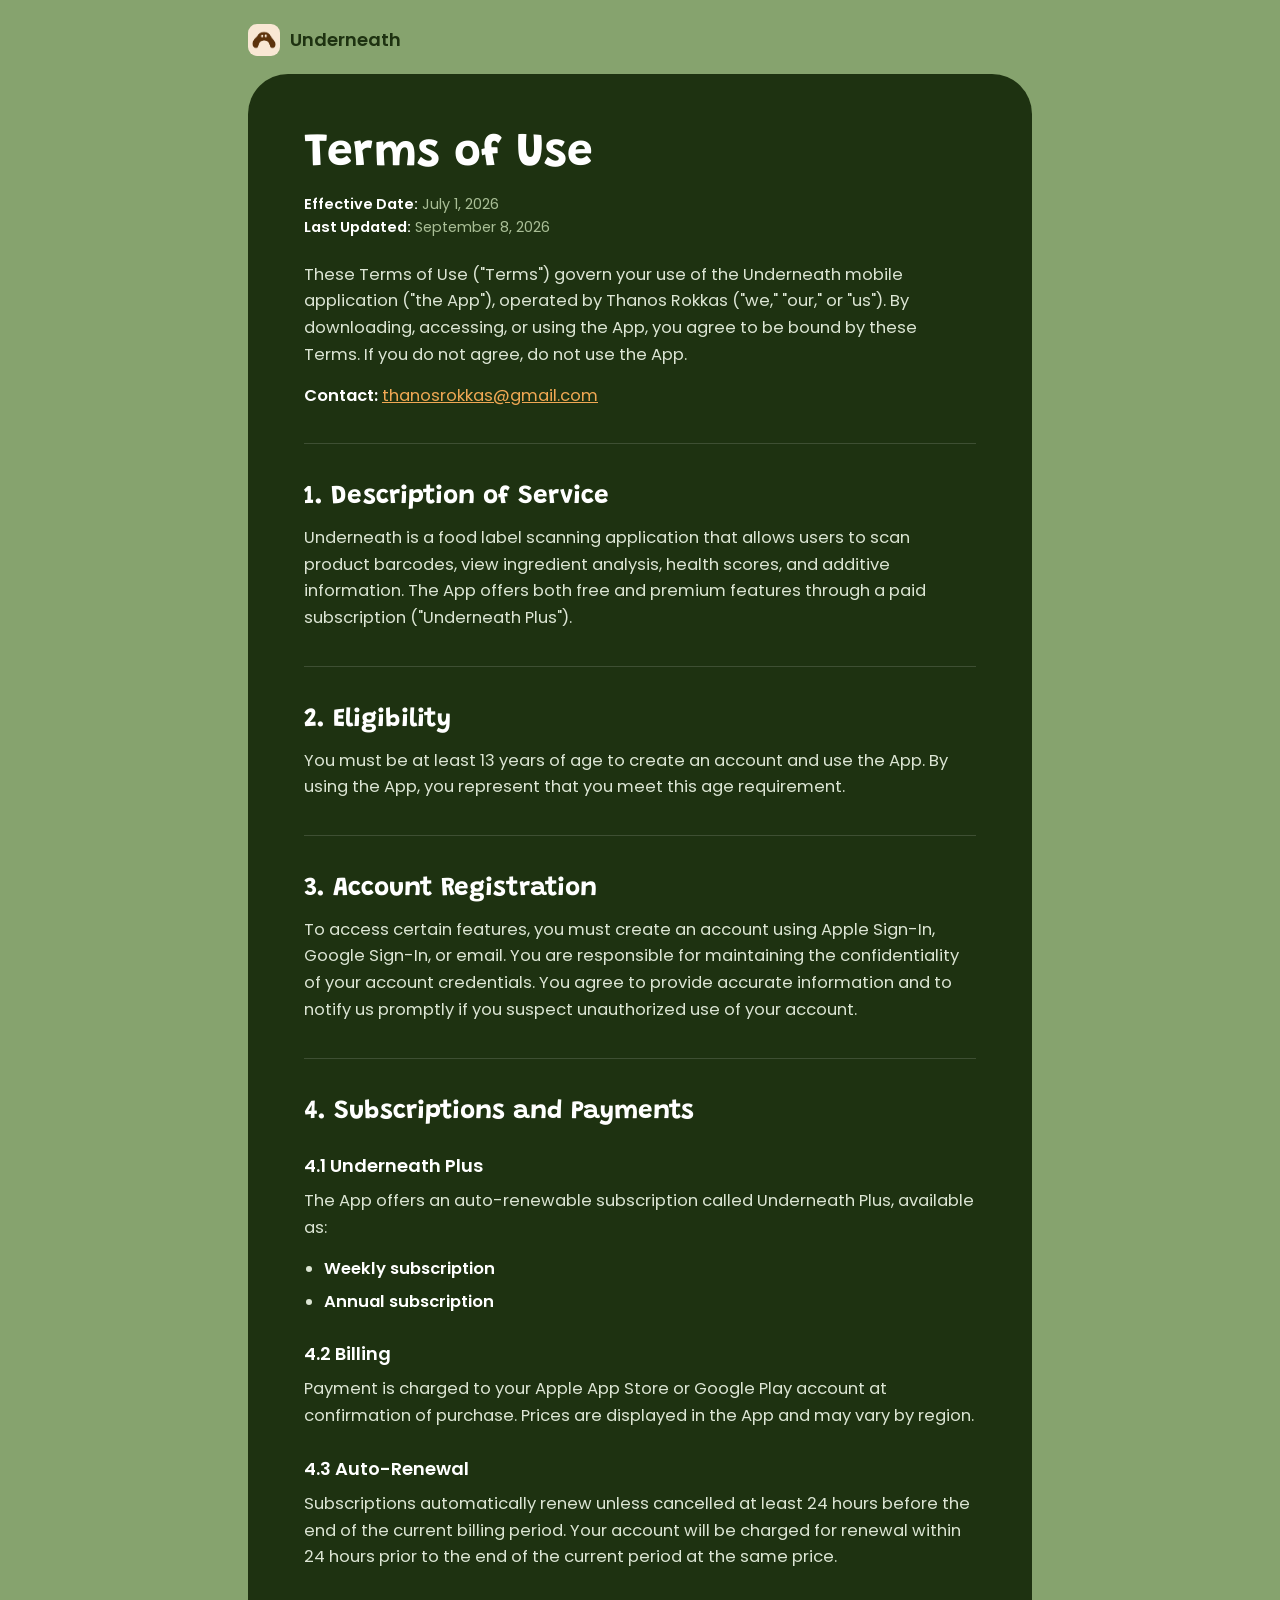
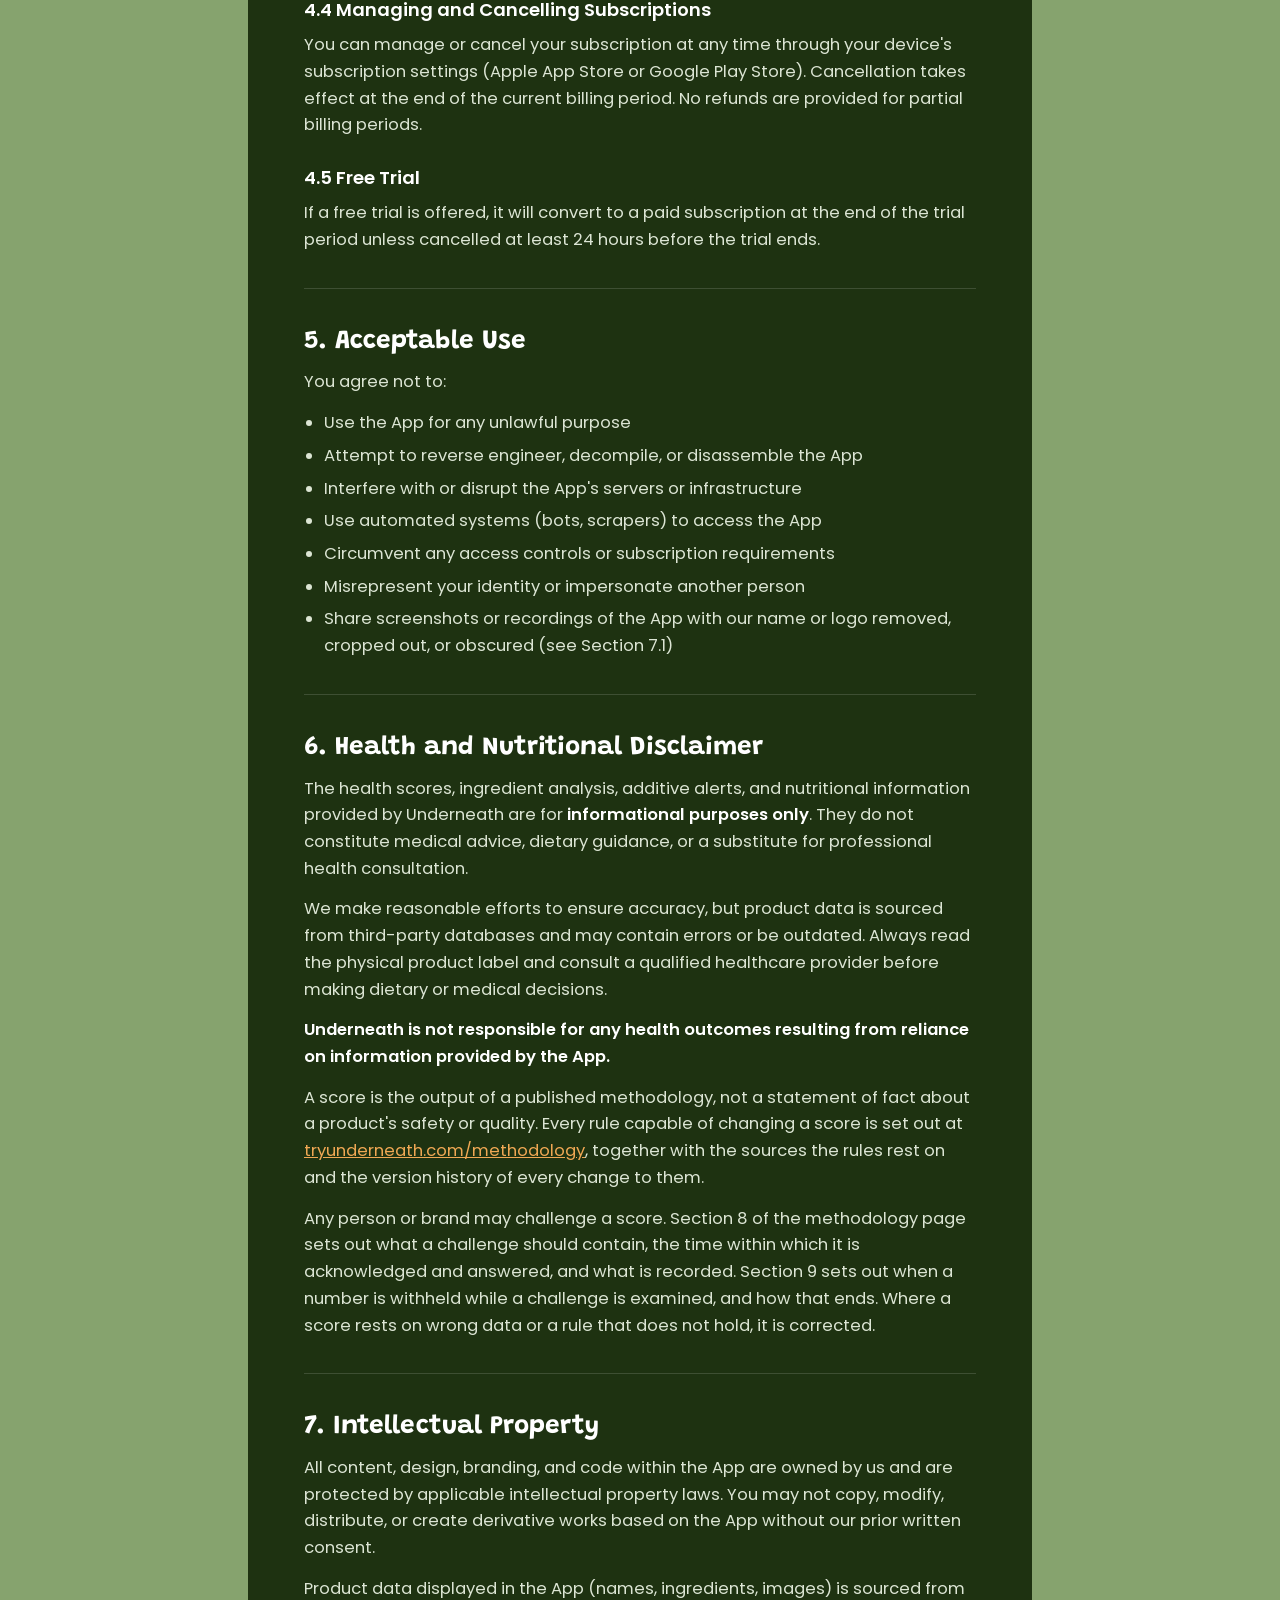
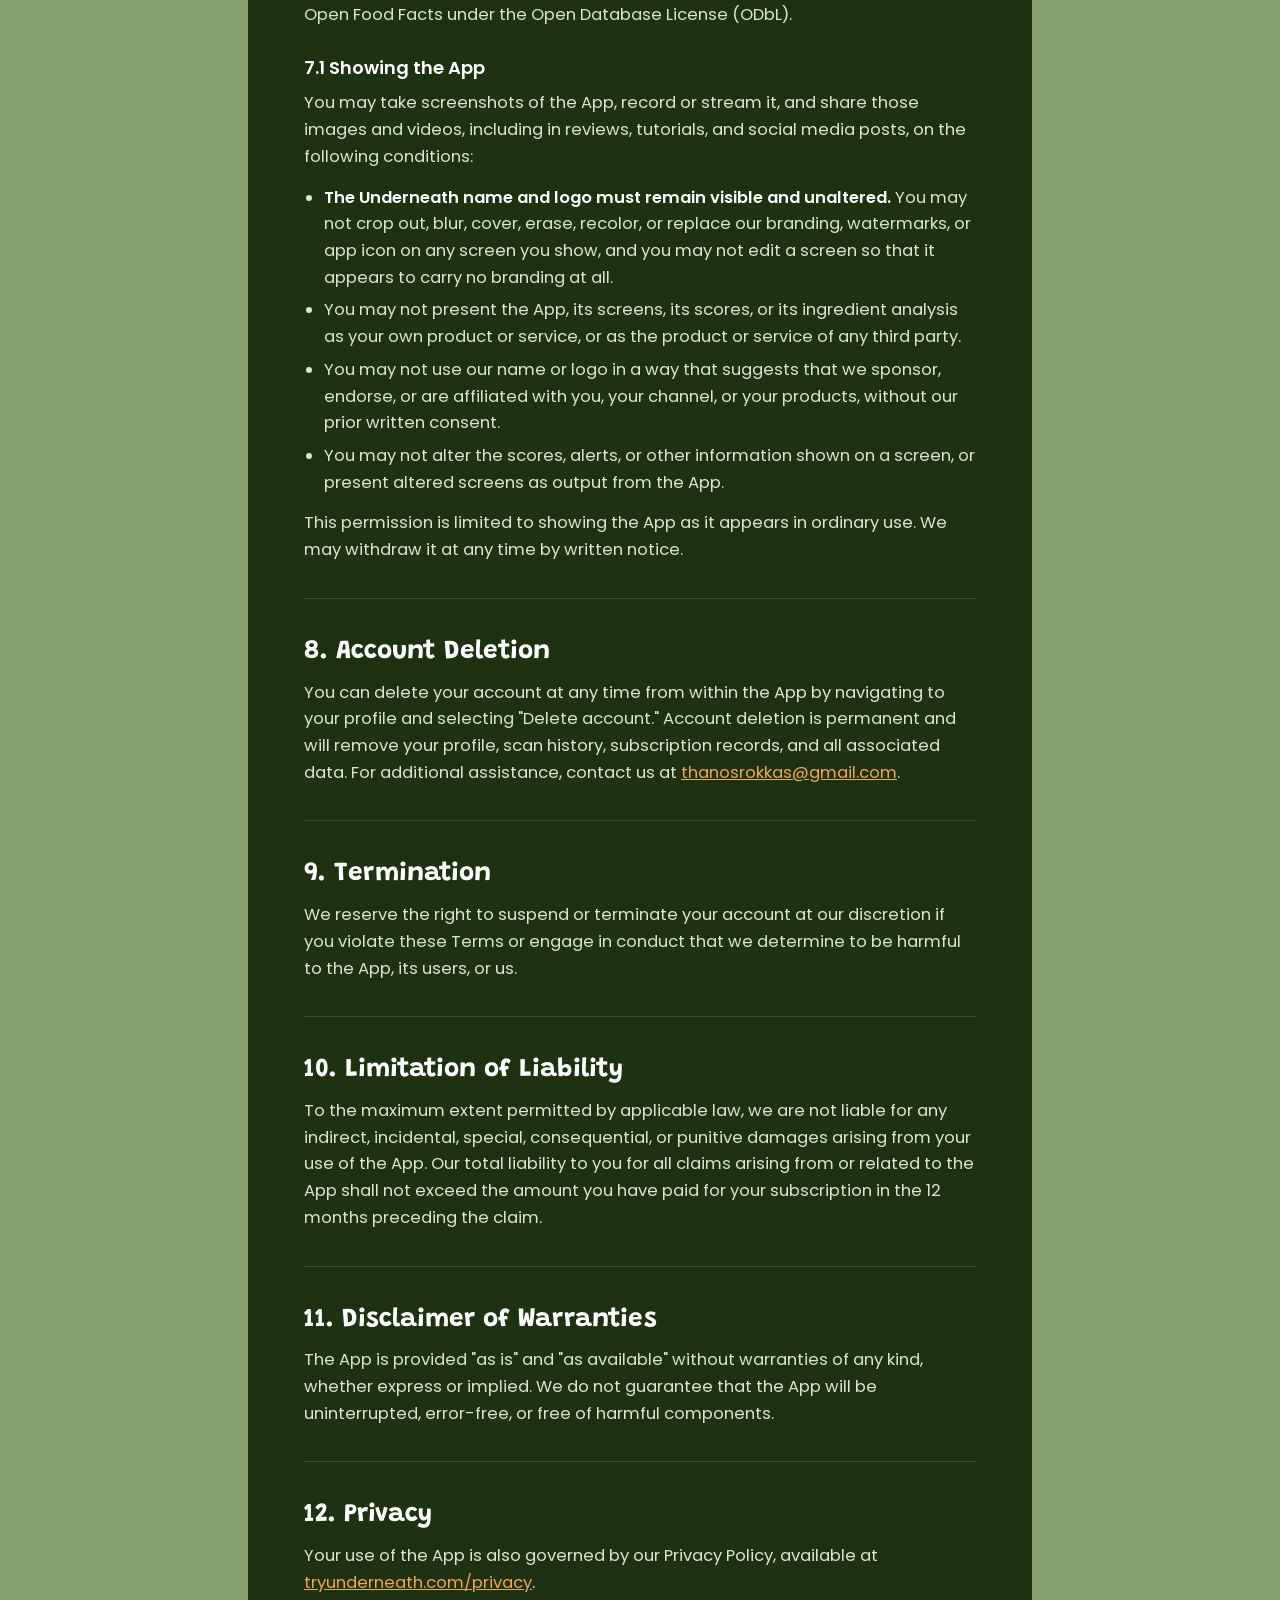
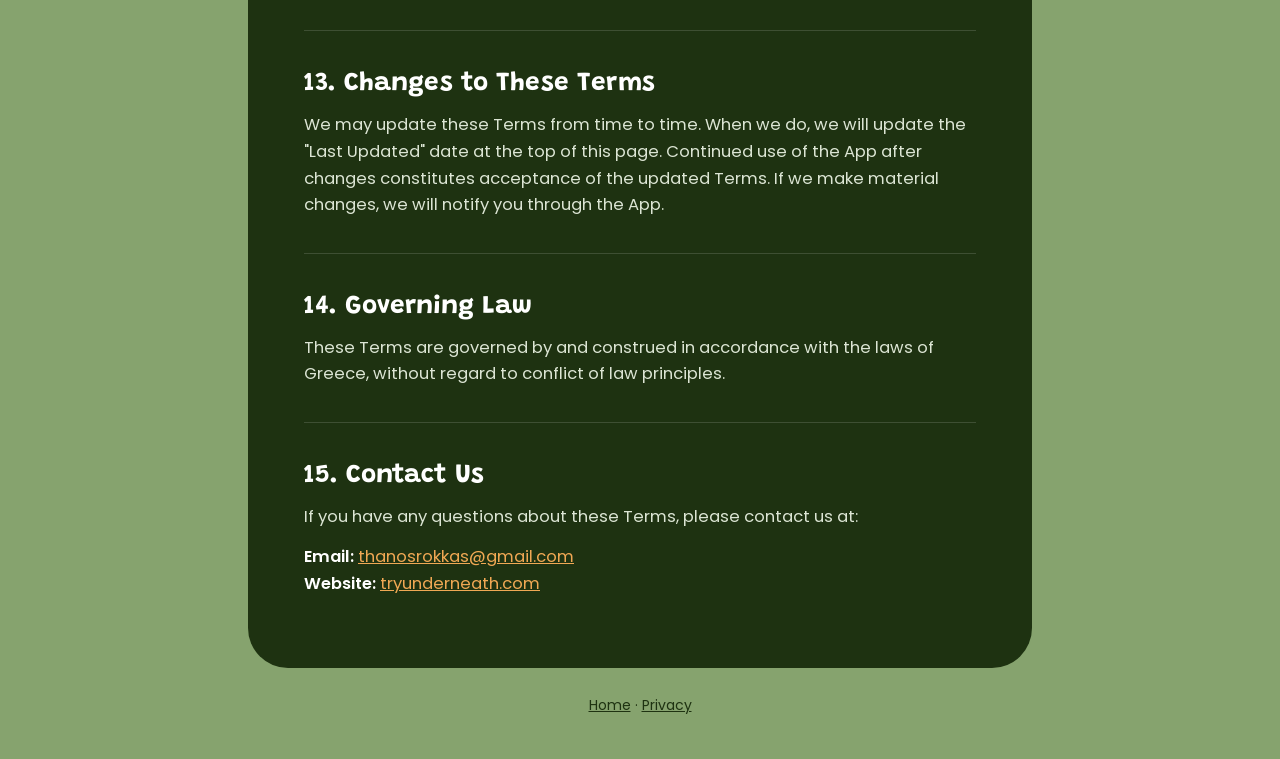
<file: terms.html>
<!DOCTYPE html>
<html lang="en">
<head>
<meta charset="UTF-8" />
<meta name="viewport" content="width=device-width, initial-scale=1, viewport-fit=cover" />
<title>Terms of Use | Underneath</title>
<meta name="description" content="The terms that govern your use of the Underneath app." />
<meta name="theme-color" content="#86A36E" />
<meta name="robots" content="index, follow" />
<link rel="canonical" href="https://tryunderneath.com/terms" />
<link rel="icon" href="icon.png" />
<link rel="apple-touch-icon" href="icon.png" />
<link rel="preconnect" href="https://fonts.googleapis.com" />
<link rel="preconnect" href="https://fonts.gstatic.com" crossorigin />
<link href="https://fonts.googleapis.com/css2?family=Grandstander:wght@600;700;800&family=Poppins:wght@400;500;600&display=swap" rel="stylesheet" />
<style>
  :root {
    --sp-canvas: #86A36E;
    --sp-panel: #1E3211;
    --sp-ink: #FFFFFF;
    --sp-ink-soft: #DCE5D4;
    --sp-ink-dim: #A9BE96;
    --sp-apricot: #F0A854;
    --font-display: "Gliker", "Grandstander", "Comfortaa", cursive;
    --font-body: "Poppins", "Commissioner", "Noto Sans", system-ui, sans-serif;
    --gutter: 18px;
    --pad: clamp(22px, 5.2vw, 56px);
    --r-panel: clamp(26px, 4vw, 40px);
  }
  * { box-sizing: border-box; margin: 0; padding: 0; }
  html { -webkit-text-size-adjust: 100%; }
  body {
    font-family: var(--font-body);
    font-size: clamp(15px, 3.9vw, 16.5px);
    line-height: 1.62;
    background: var(--sp-canvas);
    color: var(--sp-ink-soft);
    -webkit-font-smoothing: antialiased;
    overflow-x: hidden;
  }
  .wrap { width: 100%; max-width: 820px; margin: 0 auto; padding: 0 var(--gutter); }
  .top { display: flex; align-items: center; gap: 10px; padding: 24px 0 18px; color: var(--sp-panel); }
  .top img { width: 32px; height: 32px; border-radius: 9px; }
  .top a { text-decoration: none; font-weight: 600; font-size: 18px; color: var(--sp-panel); }
  .panel {
    background: var(--sp-panel);
    border-radius: var(--r-panel);
    padding: var(--pad);
  }
  h1 {
    font-family: var(--font-display);
    font-weight: 700;
    font-size: clamp(30px, 6.6vw, 46px);
    line-height: 1.06;
    color: var(--sp-ink);
    margin-bottom: 14px;
  }
  h2 {
    font-family: var(--font-display);
    font-weight: 700;
    font-size: clamp(20px, 4.2vw, 26px);
    line-height: 1.18;
    color: var(--sp-ink);
    margin: 38px 0 12px;
  }
  h3 {
    font-weight: 600;
    font-size: clamp(16px, 3.9vw, 18px);
    color: var(--sp-ink);
    margin: 24px 0 8px;
  }
  p, ul { margin-bottom: 14px; }
  ul { padding-left: 20px; }
  li { margin-bottom: 6px; }
  strong { color: var(--sp-ink); font-weight: 600; }
  a { color: var(--sp-apricot); }
  hr { border: 0; border-top: 1px solid rgba(255,255,255,0.14); margin: 34px 0; }
  .meta { color: var(--sp-ink-dim); font-size: 14.5px; margin-bottom: 22px; }
  .meta a { color: var(--sp-apricot); }
  footer { padding: 26px 0 42px; text-align: center; color: var(--sp-panel); font-size: 14px; }
  footer a { color: var(--sp-panel); }
</style>
</head>
<body>
  <div class="wrap">
    <div class="top">
      <img src="icon.png" alt="" />
      <a href="/">Underneath</a>
    </div>

    <main class="panel">
      <h1>Terms of Use</h1>
      <p class="meta">
        <strong>Effective Date:</strong> July 1, 2026<br />
        <strong>Last Updated:</strong> September 8, 2026
      </p>

      <p>These Terms of Use ("Terms") govern your use of the Underneath mobile application ("the App"), operated by Thanos Rokkas ("we," "our," or "us"). By downloading, accessing, or using the App, you agree to be bound by these Terms. If you do not agree, do not use the App.</p>
      <p><strong>Contact:</strong> <a href="mailto:thanosrokkas@gmail.com">thanosrokkas@gmail.com</a></p>

      <hr />

      <h2>1. Description of Service</h2>
      <p>Underneath is a food label scanning application that allows users to scan product barcodes, view ingredient analysis, health scores, and additive information. The App offers both free and premium features through a paid subscription ("Underneath Plus").</p>

      <hr />

      <h2>2. Eligibility</h2>
      <p>You must be at least 13 years of age to create an account and use the App. By using the App, you represent that you meet this age requirement.</p>

      <hr />

      <h2>3. Account Registration</h2>
      <p>To access certain features, you must create an account using Apple Sign-In, Google Sign-In, or email. You are responsible for maintaining the confidentiality of your account credentials. You agree to provide accurate information and to notify us promptly if you suspect unauthorized use of your account.</p>

      <hr />

      <h2>4. Subscriptions and Payments</h2>

      <h3>4.1 Underneath Plus</h3>
      <p>The App offers an auto-renewable subscription called Underneath Plus, available as:</p>
      <ul>
        <li><strong>Weekly subscription</strong></li>
        <li><strong>Annual subscription</strong></li>
      </ul>

      <h3>4.2 Billing</h3>
      <p>Payment is charged to your Apple App Store or Google Play account at confirmation of purchase. Prices are displayed in the App and may vary by region.</p>

      <h3>4.3 Auto-Renewal</h3>
      <p>Subscriptions automatically renew unless cancelled at least 24 hours before the end of the current billing period. Your account will be charged for renewal within 24 hours prior to the end of the current period at the same price.</p>

      <h3>4.4 Managing and Cancelling Subscriptions</h3>
      <p>You can manage or cancel your subscription at any time through your device's subscription settings (Apple App Store or Google Play Store). Cancellation takes effect at the end of the current billing period. No refunds are provided for partial billing periods.</p>

      <h3>4.5 Free Trial</h3>
      <p>If a free trial is offered, it will convert to a paid subscription at the end of the trial period unless cancelled at least 24 hours before the trial ends.</p>

      <hr />

      <h2>5. Acceptable Use</h2>
      <p>You agree not to:</p>
      <ul>
        <li>Use the App for any unlawful purpose</li>
        <li>Attempt to reverse engineer, decompile, or disassemble the App</li>
        <li>Interfere with or disrupt the App's servers or infrastructure</li>
        <li>Use automated systems (bots, scrapers) to access the App</li>
        <li>Circumvent any access controls or subscription requirements</li>
        <li>Misrepresent your identity or impersonate another person</li>
        <li>Share screenshots or recordings of the App with our name or logo removed, cropped out, or obscured (see Section 7.1)</li>
      </ul>

      <hr />

      <h2>6. Health and Nutritional Disclaimer</h2>
      <p>The health scores, ingredient analysis, additive alerts, and nutritional information provided by Underneath are for <strong>informational purposes only</strong>. They do not constitute medical advice, dietary guidance, or a substitute for professional health consultation.</p>
      <p>We make reasonable efforts to ensure accuracy, but product data is sourced from third-party databases and may contain errors or be outdated. Always read the physical product label and consult a qualified healthcare provider before making dietary or medical decisions.</p>
      <p><strong>Underneath is not responsible for any health outcomes resulting from reliance on information provided by the App.</strong></p>
      <p>A score is the output of a published methodology, not a statement of fact about a product's safety or quality. Every rule capable of changing a score is set out at <a href="/methodology">tryunderneath.com/methodology</a>, together with the sources the rules rest on and the version history of every change to them.</p>
      <p>Any person or brand may challenge a score. Section 8 of the methodology page sets out what a challenge should contain, the time within which it is acknowledged and answered, and what is recorded. Section 9 sets out when a number is withheld while a challenge is examined, and how that ends. Where a score rests on wrong data or a rule that does not hold, it is corrected.</p>

      <hr />

      <h2>7. Intellectual Property</h2>
      <p>All content, design, branding, and code within the App are owned by us and are protected by applicable intellectual property laws. You may not copy, modify, distribute, or create derivative works based on the App without our prior written consent.</p>
      <p>Product data displayed in the App (names, ingredients, images) is sourced from Open Food Facts under the Open Database License (ODbL).</p>

      <h3>7.1 Showing the App</h3>
      <p>You may take screenshots of the App, record or stream it, and share those images and videos, including in reviews, tutorials, and social media posts, on the following conditions:</p>
      <ul>
        <li><strong>The Underneath name and logo must remain visible and unaltered.</strong> You may not crop out, blur, cover, erase, recolor, or replace our branding, watermarks, or app icon on any screen you show, and you may not edit a screen so that it appears to carry no branding at all.</li>
        <li>You may not present the App, its screens, its scores, or its ingredient analysis as your own product or service, or as the product or service of any third party.</li>
        <li>You may not use our name or logo in a way that suggests that we sponsor, endorse, or are affiliated with you, your channel, or your products, without our prior written consent.</li>
        <li>You may not alter the scores, alerts, or other information shown on a screen, or present altered screens as output from the App.</li>
      </ul>
      <p>This permission is limited to showing the App as it appears in ordinary use. We may withdraw it at any time by written notice.</p>

      <hr />

      <h2>8. Account Deletion</h2>
      <p>You can delete your account at any time from within the App by navigating to your profile and selecting "Delete account." Account deletion is permanent and will remove your profile, scan history, subscription records, and all associated data. For additional assistance, contact us at <a href="mailto:thanosrokkas@gmail.com">thanosrokkas@gmail.com</a>.</p>

      <hr />

      <h2>9. Termination</h2>
      <p>We reserve the right to suspend or terminate your account at our discretion if you violate these Terms or engage in conduct that we determine to be harmful to the App, its users, or us.</p>

      <hr />

      <h2>10. Limitation of Liability</h2>
      <p>To the maximum extent permitted by applicable law, we are not liable for any indirect, incidental, special, consequential, or punitive damages arising from your use of the App. Our total liability to you for all claims arising from or related to the App shall not exceed the amount you have paid for your subscription in the 12 months preceding the claim.</p>

      <hr />

      <h2>11. Disclaimer of Warranties</h2>
      <p>The App is provided "as is" and "as available" without warranties of any kind, whether express or implied. We do not guarantee that the App will be uninterrupted, error-free, or free of harmful components.</p>

      <hr />

      <h2>12. Privacy</h2>
      <p>Your use of the App is also governed by our Privacy Policy, available at <a href="https://tryunderneath.com/privacy">tryunderneath.com/privacy</a>.</p>

      <hr />

      <h2>13. Changes to These Terms</h2>
      <p>We may update these Terms from time to time. When we do, we will update the "Last Updated" date at the top of this page. Continued use of the App after changes constitutes acceptance of the updated Terms. If we make material changes, we will notify you through the App.</p>

      <hr />

      <h2>14. Governing Law</h2>
      <p>These Terms are governed by and construed in accordance with the laws of Greece, without regard to conflict of law principles.</p>

      <hr />

      <h2>15. Contact Us</h2>
      <p>If you have any questions about these Terms, please contact us at:</p>
      <p><strong>Email:</strong> <a href="mailto:thanosrokkas@gmail.com">thanosrokkas@gmail.com</a><br />
      <strong>Website:</strong> <a href="https://tryunderneath.com">tryunderneath.com</a></p>
    </main>

    <footer>
      <a href="/">Home</a> &middot; <a href="/privacy">Privacy</a>
    </footer>
  </div>
</body>
</html>
</file>
